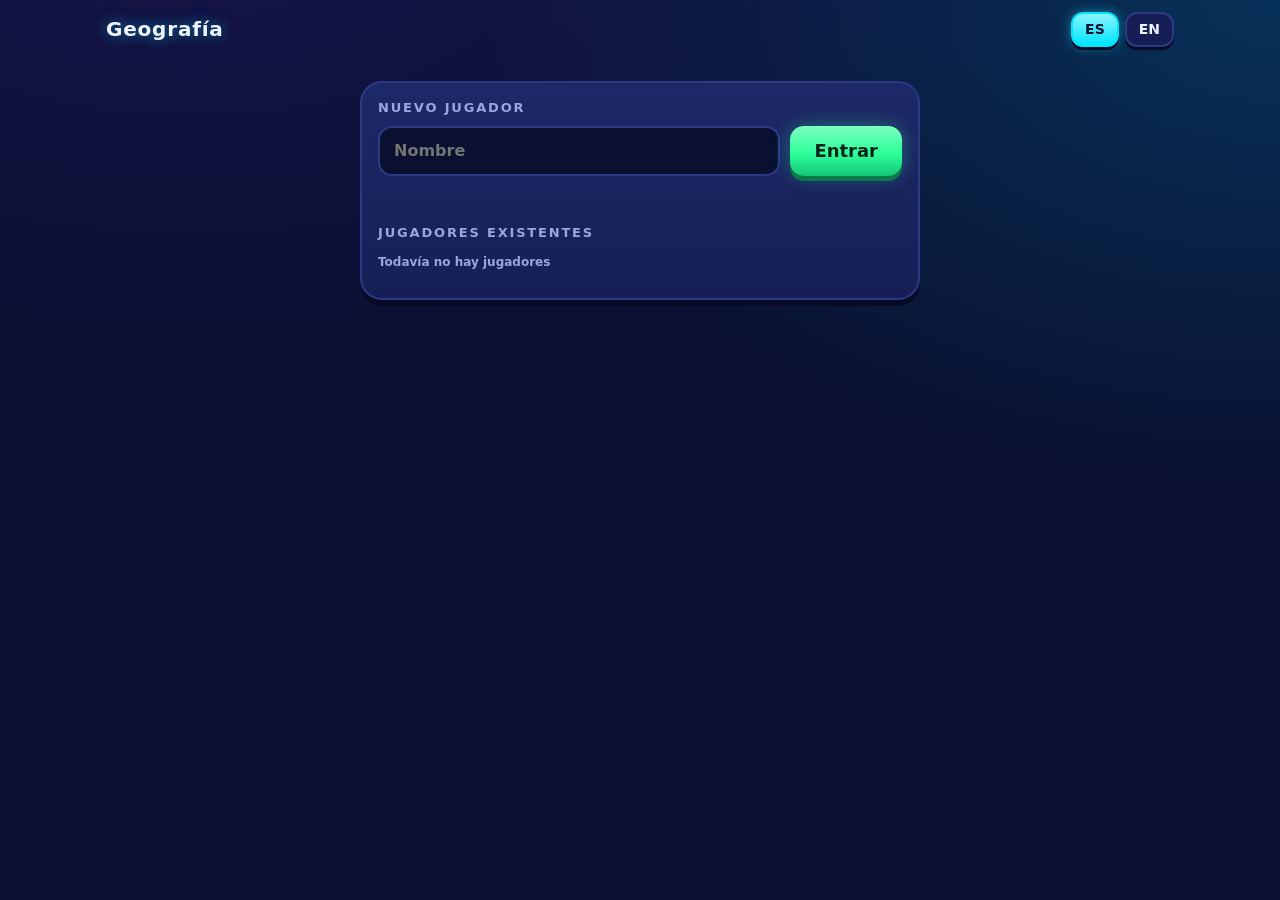
<file: index.html>
<!doctype html>
<html lang="es">
<head>
<meta charset="utf-8">
<meta name="viewport" content="width=device-width,initial-scale=1">
<meta name="color-scheme" content="dark">
<meta name="theme-color" content="#0a1030">
<title>Geografía</title>
<link rel="stylesheet" href="css/style.css">
<link rel="stylesheet" href="css/map.css">
</head>
<body>
<div class="edge" id="edge" aria-hidden="true"></div>
<canvas id="confetti" aria-hidden="true"></canvas>
<div id="splash" role="presentation">
  <h1 id="splash-title"></h1>
  <svg viewBox="0 0 300 260" aria-hidden="true">
    <g id="guy">
      <path d="M85 260 Q90 195 150 190 Q210 195 215 260Z" fill="#3b82d6" stroke="#2a2140" stroke-width="5" stroke-linejoin="round"/>
      <path d="M130 192 L150 215 L170 192" fill="#fff" stroke="#2a2140" stroke-width="4" stroke-linejoin="round"/>
      <ellipse cx="205" cy="190" rx="18" ry="14" fill="#ffd2a8" stroke="#2a2140" stroke-width="4"/>
      <ellipse cx="150" cy="130" rx="68" ry="66" fill="#ffd2a8" stroke="#2a2140" stroke-width="5"/>
      <path d="M88 105 Q100 52 150 62 Q205 54 212 108 Q185 82 150 88 Q115 84 88 105Z" fill="#6b3f1d" stroke="#2a2140" stroke-width="5" stroke-linejoin="round"/>
      <path d="M146 62 Q138 38 156 34" fill="none" stroke="#2a2140" stroke-width="5" stroke-linecap="round"/>
      <circle cx="82" cy="135" r="9" fill="#ffd2a8" stroke="#2a2140" stroke-width="4"/>
      <circle cx="218" cy="135" r="9" fill="#ffd2a8" stroke="#2a2140" stroke-width="4"/>
      <circle cx="122" cy="128" r="19" fill="#fff" stroke="#2a2140" stroke-width="4"/>
      <circle cx="180" cy="128" r="22" fill="#fff" stroke="#2a2140" stroke-width="4"/>
      <g id="pupils"><circle cx="124" cy="123" r="7" fill="#2a2140"/><circle cx="182" cy="122" r="8" fill="#2a2140"/></g>
      <path d="M100 102 L140 104" stroke="#2a2140" stroke-width="6" stroke-linecap="round"/>
      <path id="brow" d="M160 98 Q180 84 202 96" fill="none" stroke="#2a2140" stroke-width="6" stroke-linecap="round"/>
      <path d="M122 168 Q132 160 142 168 T164 168 T184 166" fill="none" stroke="#2a2140" stroke-width="5" stroke-linecap="round"/>
      <path id="sweat" d="M227 92 Q237 108 227 114 Q217 108 227 92Z" fill="#7cc4ff" stroke="#2a2140" stroke-width="3"/>
    </g>
    <g id="q">
      <path d="M120 38 Q118 4 150 4 Q184 4 182 34 Q181 52 160 64 Q148 72 150 88" fill="none" stroke="#2a2140" stroke-width="22" stroke-linecap="round"/>
      <path d="M120 38 Q118 4 150 4 Q184 4 182 34 Q181 52 160 64 Q148 72 150 88" fill="none" stroke="#f0a21a" stroke-width="12" stroke-linecap="round"/>
      <circle cx="150" cy="116" r="13" fill="#2a2140"/><circle cx="150" cy="116" r="7" fill="#f0a21a"/>
    </g>
  </svg>
  <div class="sbar"><i></i></div>
  <p class="skip" id="splash-skip"></p>
</div>

<header>
  <b id="title"></b>
  <div class="lang" role="group" id="lang-group">
    <button type="button" data-l="es" aria-label="Español">ES</button>
    <button type="button" data-l="en" aria-label="English">EN</button>
  </div>
</header>
<main id="main">
  <section id="s-player" class="hide"></section>
  <section id="s-menu" class="hide"></section>
  <section id="s-quiz" class="hide"></section>
  <section id="s-result" class="hide"></section>
  <section id="s-stats" class="hide"></section>
</main>

<script src="js/vendor/d3.min.js"></script>
<script src="js/vendor/topojson-client.min.js"></script>
<script src="data/bundle.js"></script>
<script src="js/i18n.js"></script>
<script src="js/store.js"></script>
<script src="js/stats.js"></script>
<script src="js/config.js"></script>
<script src="js/sync.js"></script>
<script src="js/quiz.js"></script>
<script src="js/map.js"></script>
<script src="js/app.js"></script>
</body>
</html>
</file>
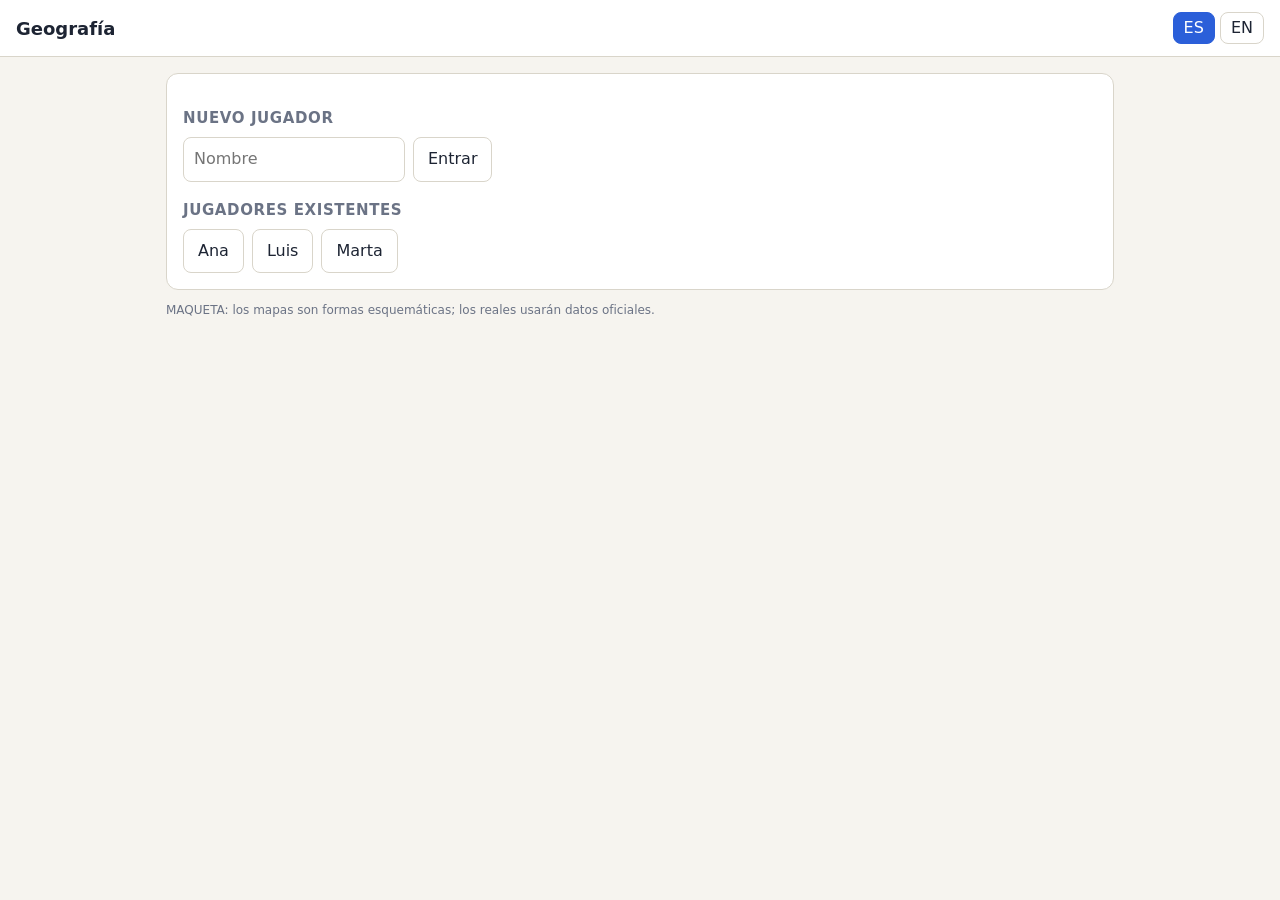
<file: mockup/layout.html>
<!doctype html>
<html lang="es">
<head>
<meta charset="utf-8">
<meta name="viewport" content="width=device-width,initial-scale=1">
<title>Geografía – layout mockup</title>
<style>
:root{--bg:#f6f4ef;--card:#fff;--ink:#1d2433;--mute:#6b7385;--line:#d9d5ca;--accent:#2b5fd9;
--sea:#dbe9f4;--land:#ece4d0;--bord:#a9a290;--target:#f0a21a;--ok:#2e9e5b;--bad:#d64545}
@media(prefers-color-scheme:dark){:root{--bg:#161a22;--card:#1f2430;--ink:#e8eaf0;--mute:#98a0b3;--line:#333b4d;--accent:#6c93ff;
--sea:#1d2f40;--land:#3a3a33;--bord:#6a675b}}
*{box-sizing:border-box}body{margin:0;font:16px/1.4 system-ui,sans-serif;background:var(--bg);color:var(--ink)}
header{display:flex;justify-content:space-between;align-items:center;padding:12px 16px;border-bottom:1px solid var(--line);background:var(--card)}
header b{font-size:18px}.lang button{padding:4px 10px}.lang .on{background:var(--accent);color:#fff;border-color:var(--accent)}
main{max-width:980px;margin:0 auto;padding:16px}
button{font:inherit;color:inherit;background:var(--card);border:1px solid var(--line);border-radius:8px;padding:10px 14px;cursor:pointer}
button:hover{border-color:var(--accent)}button.on{background:var(--accent);color:#fff;border-color:var(--accent)}
h2{margin:18px 0 8px;font-size:15px;color:var(--mute);text-transform:uppercase;letter-spacing:.04em}
.row{display:flex;flex-wrap:wrap;gap:8px}.card{background:var(--card);border:1px solid var(--line);border-radius:12px;padding:16px}
input{font:inherit;padding:10px;border:1px solid var(--line);border-radius:8px;background:var(--card);color:var(--ink)}
.quiz{display:grid;grid-template-columns:1fr 1fr;gap:16px}@media(max-width:700px){.quiz{grid-template-columns:1fr}}
.opt{display:block;width:100%;text-align:left;margin:6px 0}.opt.ok{background:var(--ok);color:#fff;border-color:var(--ok)}.opt.bad{background:var(--bad);color:#fff;border-color:var(--bad)}
.bar{height:8px;background:var(--line);border-radius:4px;overflow:hidden}.bar i{display:block;height:100%;background:var(--accent)}
svg.map{width:100%;height:auto;background:var(--sea);border-radius:10px;border:1px solid var(--line)}
svg.map path{fill:var(--land);stroke:var(--bord);stroke-width:1}svg.map .click{cursor:pointer}svg.map .click:hover{fill:var(--target)}
svg.map .t{fill:var(--target)}svg.map .g{fill:var(--ok)}svg.map .r{fill:var(--bad)}
.note{font-size:12px;color:var(--mute)}table{width:100%;border-collapse:collapse}td,th{padding:6px;border-bottom:1px solid var(--line);text-align:left}
.hide{display:none}.big{font-size:42px;font-weight:700}
</style>
</head>
<body>
<header><b id="title"></b><div class="lang"><button data-l="es" class="on">ES</button> <button data-l="en">EN</button></div></header>
<main>
<section id="s-player"></section>
<section id="s-menu" class="hide"></section>
<section id="s-quiz" class="hide"></section>
<section id="s-result" class="hide"></section>
<section id="s-stats" class="hide"></section>
<p class="note" id="note"></p>
</main>
<script>
const T={es:{title:"Geografía",new:"Nuevo jugador",name:"Nombre",enter:"Entrar",existing:"Jugadores existentes",hi:"Hola",stats:"Mis estadísticas",
spain:"España",world:"Mundo (países y capitales)",locate:"Situar en el mapa",n:"Nº de preguntas",prov:"Capitales de provincia",ccaa:"Comunidades autónomas",
eu:"Europa",am:"América",as:"Asia",oc:"Oceanía",af:"África",lprov:"Provincias",lccaa:"Comunidades",lpais:"Países",start:"Empezar",q:"Pregunta",
whatcap:"¿Cuál es la capital de Portugal?",where:"¿Dónde está Bolivia? Haz clic en el mapa",ok:"¡Correcto!",bad:"Incorrecto. Era Lisboa",next:"Siguiente",good:"aciertos",key:"(barra espaciadora)",
clicked:"Has hecho clic aquí",res:"Resultado",again:"Repetir",menu:"Menú",back:"Volver",rank:"Ranking por tema",topic:"Tema",pct:"% aciertos",games:"Partidas",
missed:"Más falladas",streak:"Racha actual",last:"Últimas partidas",note:"MAQUETA: los mapas son formas esquemáticas; los reales usarán datos oficiales."},
en:{title:"Geography",new:"New player",name:"Name",enter:"Enter",existing:"Existing players",hi:"Hi",stats:"My stats",
spain:"Spain",world:"World (countries and capitals)",locate:"Locate on the map",n:"Number of questions",prov:"Provincial capitals",ccaa:"Autonomous communities",
eu:"Europe",am:"Americas",as:"Asia",oc:"Oceania",af:"Africa",lprov:"Provinces",lccaa:"Communities",lpais:"Countries",start:"Start",q:"Question",
whatcap:"What is the capital of Portugal?",where:"Where is Bolivia? Click on the map",ok:"Correct!",bad:"Wrong. It was Lisbon",next:"Next",good:"correct",key:"(space bar)",
clicked:"You clicked here",res:"Result",again:"Play again",menu:"Menu",back:"Back",rank:"Ranking by topic",topic:"Topic",pct:"% correct",games:"Games",
missed:"Most missed",streak:"Current streak",last:"Last games",note:"MOCKUP: maps are schematic shapes; real ones will use official data."}};
let right=2,done=3,L="es",screen="player",player="Ana",mode="mc",cnt=10,sel="prov",qi=4,ans=null,clickedId=null;
const t=k=>T[L][k];
const $=id=>document.getElementById(id);
const map=(hl,wrong)=>`<svg class="map" viewBox="0 0 300 200">
<path class="${hl=="a"?"g":""}" d="M20 30 L110 20 L130 70 L90 110 L30 90Z"/>
<path class="${hl=="b"?"g":""}" d="M120 20 L210 30 L220 90 L150 100 L132 70Z"/>
<path class="${hl=="c"?"g":""}" d="M95 112 L150 104 L190 150 L130 185 L85 150Z"/>
<path class="${wrong=="d"?"r":""}" d="M225 40 L280 60 L270 130 L225 95Z"/>
${hl?'<circle cx="75" cy="62" r="5" fill="var(--ink)"/><text x="84" y="60" font-size="11" fill="var(--ink)">Lisboa</text>':""}</svg>`;
const locMap=()=>`<svg class="map" viewBox="0 0 300 200">
${[["a","M20 30 L110 20 L130 70 L90 110 L30 90Z"],["b","M120 20 L210 30 L220 90 L150 100 L132 70Z"],["c","M95 112 L150 104 L190 150 L130 185 L85 150Z"],["d","M225 40 L280 60 L270 130 L225 95Z"]]
.map(([i,d])=>`<path data-id="${i}" class="${ans==null?"click":""} ${ans!=null&&i=="c"?"g":""} ${ans!=null&&clickedId==i&&i!="c"?"r":""}" d="${d}"/>`).join("")}</svg>`;
function render(){
 $("title").textContent=t("title");$("note").textContent=t("note");
 document.querySelectorAll(".lang button").forEach(b=>b.classList.toggle("on",b.dataset.l==L));
 ["player","menu","quiz","result","stats"].forEach(s=>$("s-"+s).classList.toggle("hide",s!=screen));
 $("s-player").innerHTML=`<div class="card"><h2>${t("new")}</h2><div class="row"><input placeholder="${t("name")}"><button data-go="menu">${t("enter")}</button></div>
 <h2>${t("existing")}</h2><div class="row">${["Ana","Luis","Marta"].map(n=>`<button data-go="menu" data-p="${n}">${n}</button>`).join("")}</div></div>`;
 const chip=(k,g)=>`<button class="${sel==k?"on":""}" data-sel="${k}" data-mode="${g}">${t(k)}</button>`;
 $("s-menu").innerHTML=`<div class="row" style="justify-content:space-between;align-items:center"><b>${t("hi")}, ${player}</b><button data-go="stats">${t("stats")}</button></div>
 <h2>${t("spain")}</h2><div class="row">${chip("prov","mc")}${chip("ccaa","mc")}</div>
 <h2>${t("world")}</h2><div class="row">${["eu","am","as","oc","af"].map(k=>chip(k,"mc")).join("")}</div>
 <h2>${t("locate")}</h2><div class="row">${chip("lprov","loc")}${chip("lccaa","loc")}${["eu","am","as","oc","af"].map(k=>`<button class="${sel=="l"+k?"on":""}" data-sel="l${k}" data-mode="loc">${t("lpais")}: ${t(k)}</button>`).join("")}</div>
 <h2>${t("n")}</h2><div class="row">${[10,20,30].map(n=>`<button class="${cnt==n?"on":""}" data-n="${n}">${n}</button>`).join("")}</div>
 <p><button class="on" data-go="quiz">${t("start")}</button></p>`;
 const prog=`<div class="bar"><i style="width:${qi/cnt*100}%"></i></div><p class="note" style="display:flex;justify-content:space-between"><span>${t("q")} ${qi}/${cnt}</span><span>${done?Math.round(right/done*100):0} % ${t("good")}</span></p>`;
 if(mode=="mc"){
  const o=[["Madrid",0],["Lisboa",1],["Oporto",0],["Roma",0],["París",0]];
  $("s-quiz").innerHTML=`${prog}<div class="quiz"><div class="card"><h3>${t("whatcap")}</h3>${o.map(([x,c],i)=>`<button class="opt ${ans!=null?(c?"ok":ans==i?"bad":""):""}" data-a="${i}" ${ans!=null?"disabled":""}>${x}</button>`).join("")}
  ${ans!=null?`<p><b>${ans==1?t("ok"):t("bad")}</b></p><button class="on" data-go="${qi>=cnt?"result":"next"}">${t("next")} <small>${t("key")}</small></button>`:""}</div>
  <div class="card">${ans!=null?map("a"):'<p class="note">· · ·</p>'}</div></div>`;
 } else {
  $("s-quiz").innerHTML=`${prog}<div class="card"><h3>${t("where")}</h3>${locMap()}
  ${ans!=null?`<p><b>${ans==1?t("ok"):t("bad").replace("Lisboa","Bolivia").replace("Lisbon","Bolivia")}</b></p><button class="on" data-go="next">${t("next")} <small>${t("key")}</small></button>`:""}</div>`;
 }
 $("s-result").innerHTML=`<div class="card"><h2>${t("res")}</h2><div class="big">7/10 · 70 %</div><div class="row"><button class="on" data-go="quiz" data-reset="1">${t("again")}</button><button data-go="menu">${t("menu")}</button></div></div>`;
 const rows=[["prov",82,5],["ccaa",91,3],["eu",76,4],["lprov",58,2]];
 $("s-stats").innerHTML=`<div class="row" style="justify-content:space-between"><h2>${t("rank")}</h2><button data-go="menu">${t("back")}</button></div>
 <div class="card"><table><tr><th>${t("topic")}</th><th>${t("pct")}</th><th>${t("games")}</th></tr>${rows.map(r=>`<tr><td>${t(r[0])}</td><td>${r[1]} %</td><td>${r[2]}</td></tr>`).join("")}</table>
 <p><b>${t("streak")}:</b> 6 · <b>${t("missed")}:</b> Bolivia, Burkina Faso, Soria</p>
 <svg viewBox="0 0 300 80" class="map" style="background:none"><polyline points="10,60 70,50 130,40 190,35 250,20" fill="none" stroke="var(--accent)" stroke-width="3"/></svg></div>`;
}
document.addEventListener("click",e=>{
 const b=e.target.closest("[data-l],[data-go],[data-sel],[data-n],[data-a],path[data-id]");if(!b)return;
 if(b.dataset.l)L=b.dataset.l;
 if(b.dataset.p)player=b.dataset.p;
 if(b.dataset.sel){sel=b.dataset.sel;mode=b.dataset.mode}
 if(b.dataset.n)cnt=+b.dataset.n;
 if(b.dataset.a!=null){ans=+b.dataset.a;done++;if(ans==1)right++}
 if(b.dataset.id&&ans==null){clickedId=b.dataset.id;ans=b.dataset.id=="c"?1:0;done++;if(ans==1)right++}
 if(b.dataset.go){const g=b.dataset.go;if(g=="next"){qi++;ans=null;clickedId=null}else{if(g=="quiz"){if(b.dataset.reset){qi=1;right=0;done=0}else qi=4;ans=null;clickedId=null}screen=g}}
 render();
});
document.addEventListener("keydown",e=>{
 if(e.code!=="Space"||screen!=="quiz")return;
 const n=document.querySelector('#s-quiz button[data-go="next"],#s-quiz button[data-go="result"]');
 if(!n)return;
 e.preventDefault();if(document.activeElement)document.activeElement.blur();n.click();
});
render();
</script>
</body>
</html>
</file>
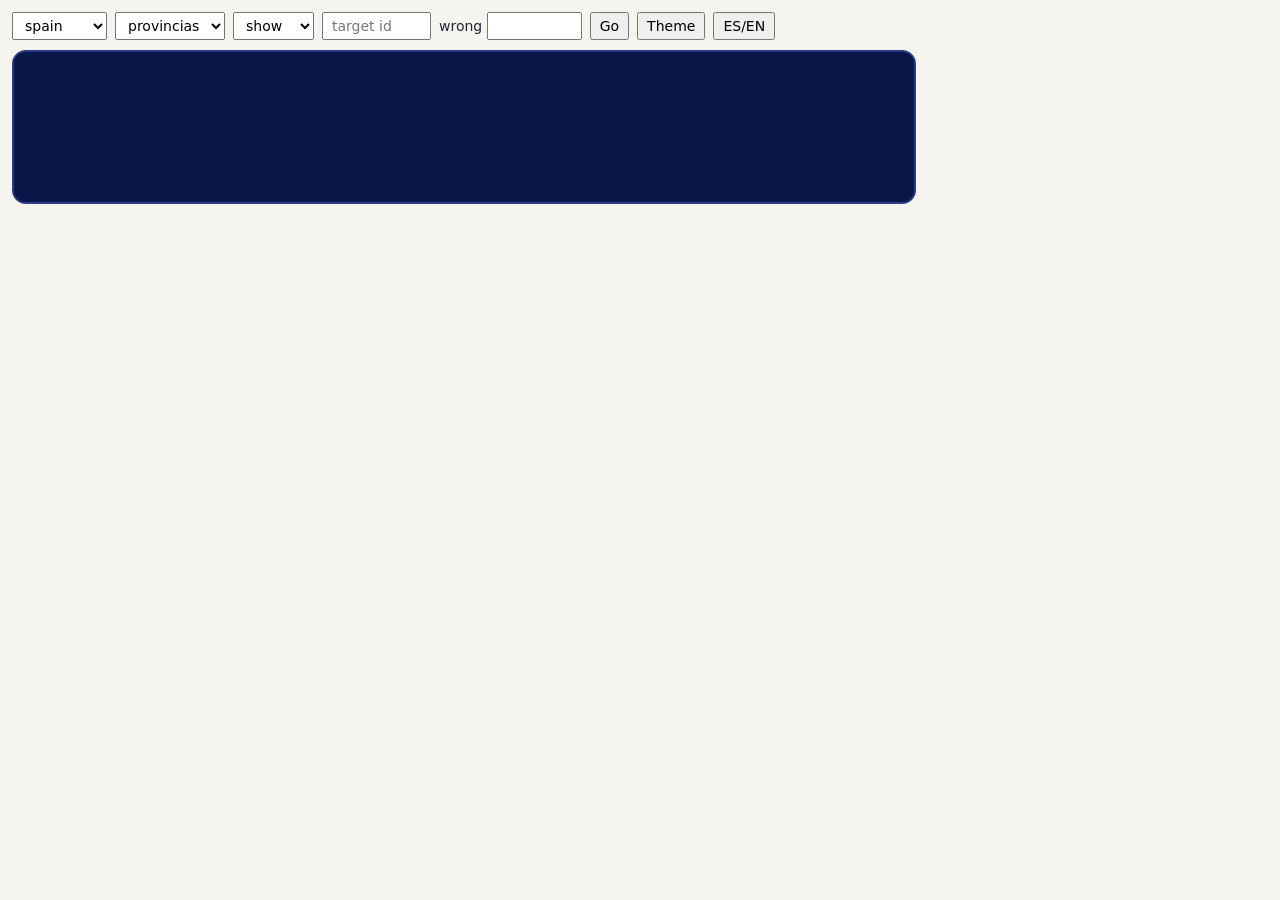
<file: mockup/maptest.html>
<!doctype html>
<html lang="es">
<head>
<meta charset="utf-8">
<meta name="viewport" content="width=device-width,initial-scale=1">
<title>GeoMap test</title>
<link rel="stylesheet" href="../css/map.css">
<style>
:root{--bg:#f6f4ef;--ink:#1d2433;--line:#d9d5ca}
:root[data-theme="dark"]{--bg:#161a22;--ink:#e8eaf0;--line:#333b4d}
@media(prefers-color-scheme:dark){:root:not([data-theme="light"]){--bg:#161a22;--ink:#e8eaf0;--line:#333b4d}}
body{margin:0;padding:12px;font:14px system-ui,sans-serif;background:var(--bg);color:var(--ink)}
.bar{display:flex;flex-wrap:wrap;gap:8px;margin-bottom:10px;align-items:center}
select,button,input{font:inherit;padding:4px 8px}
#wrap{max-width:var(--w,900px)}
#log{margin-top:8px;font-size:13px;min-height:1.4em}
</style>
</head>
<body>
<div class="bar">
  <select id="view"><option>spain</option><option>europa</option><option>america</option><option>asia</option><option>oceania</option><option>africa</option></select>
  <select id="layer"><option>provincias</option><option>ccaa</option><option>world</option></select>
  <select id="mode"><option>show</option><option>locate</option></select>
  <input id="target" placeholder="target id" size="8">
  <label>wrong <input id="clicked" size="6"></label>
  <button id="go">Go</button>
  <button id="theme">Theme</button>
  <button id="lang">ES/EN</button>
</div>
<div id="wrap"></div>
<div id="log"></div>
<script src="../js/vendor/d3.min.js"></script>
<script src="../js/vendor/topojson-client.min.js"></script>
<script src="../data/bundle.js"></script>
<script src="../js/map.js"></script>
<script>
const $ = id => document.getElementById(id);
let lang = 'es';
let map = GeoMap.create($('wrap'), { lang });
const CITIES = { '724': null };
function cityFor(layer, id) {
  const G = GeoData;
  if (layer === 'world') { const p = G.paises.find(x => x.iso_n3 === id); return p && { lat: p.capital_lat, lon: p.capital_lon, name: { es: p.capital_es, en: p.capital_en } }; }
  if (layer === 'provincias') { const p = G.provincias.find(x => x.id === id); return p && { lat: p.capital_lat, lon: p.capital_lon, name: { es: p.capital_es, en: p.capital_en } }; }
  return null;
}
function run(p) {
  const view = p.view, layer = p.layer || (view === 'spain' ? 'provincias' : 'world');
  $('view').value = view; $('layer').value = layer; $('mode').value = p.mode || 'show';
  $('target').value = p.target || ''; $('clicked').value = p.clicked || '';
  const city = p.city === false ? null : cityFor(layer, p.target);
  if (p.mode === 'locate') {
    map.locate({ view, layer, onPick: id => { $('log').textContent = 'picked ' + id; window.__picked = id; if (p.target) map.reveal({ targetId: p.target, clickedId: id }); } });
  } else {
    map.show({ view, layer, targetId: p.target, city, clickedId: p.clicked || null, correct: p.correct });
  }
}
$('go').onclick = () => run({ view: $('view').value, layer: $('layer').value, mode: $('mode').value, target: $('target').value, clicked: $('clicked').value });
$('theme').onclick = () => { const r = document.documentElement; r.dataset.theme = r.dataset.theme === 'dark' ? 'light' : 'dark'; };
$('lang').onclick = () => { lang = lang === 'es' ? 'en' : 'es'; map.setLang(lang); };
window.__run = run; window.__map = map;
const h = new URLSearchParams(location.hash.slice(1));
if (h.get('view')) { if (h.get('theme')) document.documentElement.dataset.theme = h.get('theme'); if (h.get('w')) document.documentElement.style.setProperty('--w', h.get('w') + 'px'); run(Object.fromEntries(h)); }
</script>
</body>
</html>
</file>
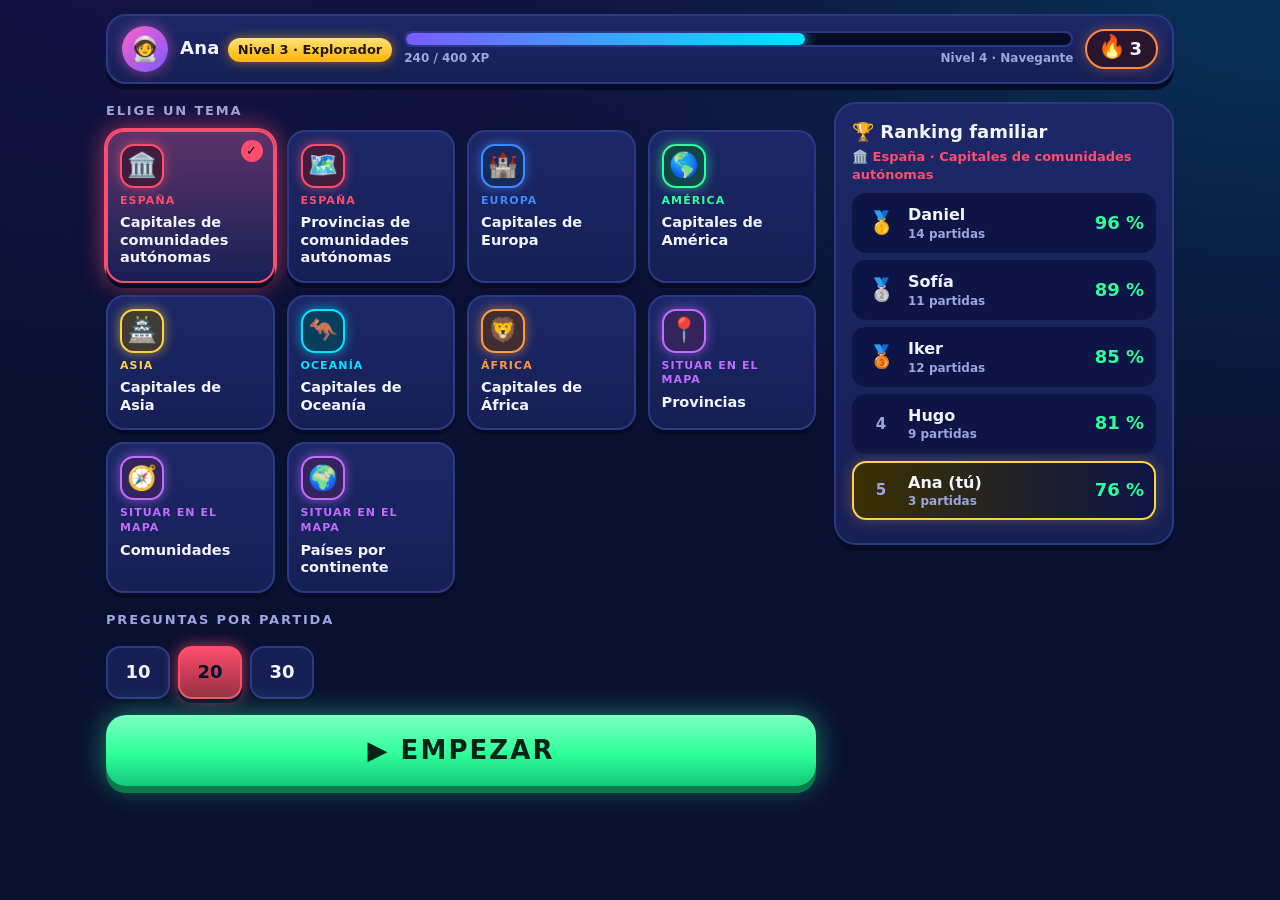
<file: mockup/style-a-arcade.html>
<!doctype html>
<html lang="es">
<head>
<meta charset="utf-8">
<meta name="viewport" content="width=device-width,initial-scale=1">
<title>Geografía – Estilo A Arcade</title>
<style>
:root{--bg:#0a1030;--bg2:#121a4a;--card:#161f55;--card2:#1d2868;--ink:#f1f4ff;--mute:#9aa6e0;--line:#2c3a85;
--ok:#2dff9a;--bad:#ff4d6d;--gold:#ffd23f;--acc:#00e5ff;
--font:"Arial Rounded MT Bold","Nunito","Varela Round",ui-rounded,"SF Pro Rounded",system-ui,"Segoe UI",sans-serif}
*{box-sizing:border-box}
html,body{margin:0}
body{font:600 16px/1.35 var(--font);color:var(--ink);min-height:100vh;
background:radial-gradient(900px 500px at 15% -10%,#2a1b7a55,transparent),radial-gradient(800px 500px at 100% 0,#00b7ff33,transparent),var(--bg);
background-attachment:fixed;overflow-x:hidden}
button{font:inherit;color:inherit;cursor:pointer;border:0}
.screen{display:none;max-width:1100px;margin:0 auto;padding:14px 16px 40px}
.screen.on{display:block}
/* header */
.top{display:flex;align-items:center;gap:12px;flex-wrap:wrap;padding:10px 14px;border-radius:20px;background:linear-gradient(180deg,var(--card2),var(--card));border:2px solid var(--line);box-shadow:0 6px 0 #070b26}
.avatar{width:46px;height:46px;border-radius:50%;display:grid;place-items:center;font-size:24px;background:linear-gradient(135deg,#ff5ecb,#7a5cff);box-shadow:0 0 14px #ff5ecb88}
.who{font-size:18px;font-weight:900;letter-spacing:.3px}
.lvl{display:inline-block;margin-left:8px;white-space:nowrap;padding:3px 10px;border-radius:99px;font-size:13px;font-weight:900;color:#241800;background:linear-gradient(180deg,#ffe27a,#ffb300);box-shadow:0 0 12px #ffb30088}
.xpwrap{flex:1;min-width:150px}
.xpbar{height:16px;border-radius:99px;background:#070b26;border:2px solid var(--line);overflow:hidden}
.xpfill{height:100%;width:0;border-radius:99px;background:linear-gradient(90deg,#7a5cff,#00e5ff);box-shadow:0 0 14px #00e5ff;transition:width .6s cubic-bezier(.2,.8,.2,1)}
.xplbl{font-size:12px;color:var(--mute);margin-top:3px;display:flex;justify-content:space-between}
.streak{display:flex;align-items:center;gap:6px;padding:6px 14px;border-radius:99px;background:#2a1530;border:2px solid #ff8a3d;font-weight:900;font-size:18px;box-shadow:0 0 14px #ff8a3d55}
.flame{display:inline-block;transition:transform .3s;transform-origin:50% 90%}
/* menu */
.layout{display:grid;grid-template-columns:1fr 340px;gap:18px;margin-top:18px;align-items:start}
h2{margin:18px 0 10px;font-size:13px;letter-spacing:.14em;text-transform:uppercase;color:var(--mute)}
.layout h2:first-child{margin-top:0}
.grid{display:grid;grid-template-columns:repeat(auto-fill,minmax(168px,1fr));gap:12px}
.tcard{--c:#00e5ff;text-align:left;padding:12px 12px 14px;border-radius:18px;background:linear-gradient(180deg,var(--card2),var(--card));border:2px solid var(--line);
box-shadow:0 5px 0 #070b26;position:relative;transition:transform .12s,box-shadow .12s,border-color .2s;min-height:112px;display:flex;flex-direction:column;gap:6px}
.tcard .ic{width:44px;height:44px;border-radius:14px;display:grid;place-items:center;font-size:24px;background:color-mix(in srgb,var(--c) 22%,#0a1030);border:2px solid var(--c);box-shadow:0 0 12px color-mix(in srgb,var(--c) 60%,transparent)}
.tcard .grp{font-size:11px;letter-spacing:.1em;text-transform:uppercase;color:var(--c);font-weight:900}
.tcard .nm{font-size:14.5px;line-height:1.2;font-weight:800}
.tcard:hover{transform:translateY(-2px)}
.tcard:active{transform:translateY(4px);box-shadow:0 1px 0 #070b26}
.tcard.sel{border-color:var(--c);box-shadow:0 5px 0 #070b26,0 0 0 2px var(--c),0 0 26px color-mix(in srgb,var(--c) 70%,transparent);background:linear-gradient(180deg,color-mix(in srgb,var(--c) 28%,var(--card2)),var(--card))}
.tcard.sel::after{content:"✓";position:absolute;top:8px;right:10px;width:22px;height:22px;border-radius:50%;background:var(--c);color:#06102e;display:grid;place-items:center;font-size:13px;font-weight:900}
.controls{display:flex;gap:14px;align-items:center;flex-wrap:wrap;margin-top:18px}
.seg{display:flex;gap:8px}
.seg button{min-width:64px;padding:12px 16px;border-radius:14px;background:var(--card);border:2px solid var(--line);font-size:18px;font-weight:900;box-shadow:0 4px 0 #070b26;transition:transform .1s,box-shadow .1s}
.seg button:active{transform:translateY(3px);box-shadow:0 1px 0 #070b26}
.seg button.on{background:linear-gradient(180deg,var(--acc),color-mix(in srgb,var(--acc) 60%,#000));color:#04122e;border-color:var(--acc);box-shadow:0 4px 0 #070b26,0 0 16px color-mix(in srgb,var(--acc) 70%,transparent)}
.big{width:100%;margin-top:16px;padding:18px;border-radius:20px;font-size:26px;font-weight:900;letter-spacing:.08em;color:#06231a;
background:linear-gradient(180deg,#7dffc0,var(--ok) 55%,#14c777);box-shadow:0 7px 0 #0b7a4b,0 0 30px #2dff9a77;transition:transform .08s,box-shadow .08s}
.big:hover{filter:brightness(1.08)}
.big:active,.big.pressed{transform:translateY(6px);box-shadow:0 1px 0 #0b7a4b,0 0 18px #2dff9a77}
.rank{padding:16px;border-radius:22px;background:linear-gradient(180deg,var(--card2),var(--card));border:2px solid var(--line);box-shadow:0 6px 0 #070b26;position:sticky;top:12px}
.rank h3{margin:0 0 4px;font-size:18px}
.rank .sub{font-size:13px;color:var(--c,var(--acc));font-weight:900;margin-bottom:10px}
.row{display:grid;grid-template-columns:34px 1fr auto;gap:10px;align-items:center;padding:9px 10px;border-radius:14px;background:#0d1546;margin-bottom:7px;border:2px solid transparent}
.row.me{border-color:var(--gold);background:linear-gradient(90deg,#3a3000,#0d1546);box-shadow:0 0 16px #ffd23f44}
.medal{font-size:22px;text-align:center}.pos{font-size:15px;text-align:center;color:var(--mute);font-weight:900}
.rn{font-weight:900}.rs{font-size:12px;color:var(--mute);font-weight:600}
.rp{font-size:18px;font-weight:900;color:var(--ok)}
.empty{padding:28px 10px;text-align:center;color:var(--mute)}.empty .e{font-size:42px;display:block;margin-bottom:6px}
/* question */
.qhead{display:flex;align-items:center;gap:10px;margin-top:6px}
.back{width:44px;height:44px;border-radius:14px;background:var(--card);border:2px solid var(--line);font-size:18px;box-shadow:0 4px 0 #070b26}
.back:active{transform:translateY(3px);box-shadow:none}
.pbar{height:18px;border-radius:99px;background:#070b26;border:2px solid var(--line);overflow:hidden;margin:12px 0 6px}
.pfill{height:100%;width:0;background:linear-gradient(90deg,#ff5ecb,#ffd23f);border-radius:99px;box-shadow:0 0 14px #ff5ecb;transition:width .4s}
.pinfo{display:flex;justify-content:space-between;font-weight:900;font-size:15px}
.qgrid{display:grid;grid-template-columns:1.1fr 1fr;gap:18px;margin-top:14px;align-items:start}
.mapcard{border-radius:22px;padding:12px;background:linear-gradient(180deg,var(--card2),var(--card));border:2px solid var(--line);box-shadow:0 6px 0 #070b26;position:relative}
.mapcard svg{width:100%;height:auto;display:block;border-radius:14px;background:#08133f}
.qtitle{font-size:22px;font-weight:900;margin:2px 0 12px;line-height:1.2}
.qtitle small{display:block;font-size:12px;letter-spacing:.14em;text-transform:uppercase;color:var(--c);margin-bottom:4px}
.ans{display:block;width:100%;text-align:left;padding:14px 16px;margin-bottom:10px;border-radius:16px;font-size:18px;font-weight:800;background:linear-gradient(180deg,var(--card2),var(--card));border:2px solid var(--line);box-shadow:0 5px 0 #070b26;transition:transform .08s,box-shadow .08s,border-color .15s;display:flex;gap:12px;align-items:center}
.ans b{width:30px;height:30px;border-radius:10px;background:#0a1030;border:2px solid var(--c);color:var(--c);display:grid;place-items:center;font-size:14px;flex:none}
.ans:hover:not(:disabled){border-color:var(--c);transform:translateY(-1px)}
.ans:active:not(:disabled){transform:translateY(4px);box-shadow:0 1px 0 #070b26}
.ans:disabled{cursor:default}
.ans.ok{background:linear-gradient(180deg,#1fd887,#0e8f57);color:#02210f;border-color:var(--ok);box-shadow:0 5px 0 #086a3d,0 0 28px #2dff9a99;animation:pop .45s}
.ans.ok b{background:#eafff5;color:#0e8f57;border-color:#eafff5}
.ans.bad{background:linear-gradient(180deg,#ff6b86,#c42547);color:#fff;border-color:var(--bad);box-shadow:0 5px 0 #7d1229;animation:shake .45s}
.ans.bad b{background:#fff;color:#c42547;border-color:#fff}
.ans.dim{opacity:.55}
@keyframes pop{0%{transform:scale(1)}40%{transform:scale(1.07)}100%{transform:scale(1)}}
@keyframes shake{0%,100%{transform:translateX(0)}20%{transform:translateX(-9px)}40%{transform:translateX(8px)}60%{transform:translateX(-6px)}80%{transform:translateX(4px)}}
.msg{min-height:44px;margin:6px 0;font-size:22px;font-weight:900;display:flex;align-items:center;gap:10px}
.msg.ok{color:var(--ok);text-shadow:0 0 14px #2dff9a88}.msg.bad{color:#ff8fa3}
.next{margin-top:6px;padding:14px 22px;border-radius:16px;font-size:18px;font-weight:900;color:#04122e;background:linear-gradient(180deg,#8af3ff,var(--acc));box-shadow:0 5px 0 #007c8f,0 0 18px #00e5ff66;visibility:hidden}
.next.show{visibility:visible}.next:active{transform:translateY(4px);box-shadow:0 1px 0 #007c8f}
.next kbd{background:#04122e33;border-radius:6px;padding:1px 7px;margin-left:6px;font:inherit;font-size:13px}
.edge{position:fixed;inset:0;pointer-events:none;opacity:0;z-index:50}
.edge.ok{box-shadow:inset 0 0 90px 22px #2dff9a}.edge.bad{box-shadow:inset 0 0 90px 22px #ff4d6d}
.edge.go{animation:edge .7s ease-out}
@keyframes edge{0%{opacity:.0}15%{opacity:.75}100%{opacity:0}}
.float{position:fixed;z-index:60;pointer-events:none;font-size:30px;font-weight:900;color:var(--gold);text-shadow:0 0 14px #ffd23f,0 3px 0 #5a4500;animation:floatup 1.1s ease-out forwards}
@keyframes floatup{0%{opacity:0;transform:translate(-50%,10px) scale(.6)}20%{opacity:1;transform:translate(-50%,-10px) scale(1.15)}100%{opacity:0;transform:translate(-50%,-90px) scale(1)}}
#confetti{position:fixed;inset:0;width:100%;height:100%;pointer-events:none;z-index:70}
/* result */
.res{text-align:center;padding-top:30px}
.stars{font-size:64px;letter-spacing:6px;margin:10px 0}
.stars span{display:inline-block;filter:grayscale(1) brightness(.4)}
.stars span.on{filter:drop-shadow(0 0 16px #ffd23f);animation:starin .5s backwards}
@keyframes starin{from{transform:scale(0) rotate(-90deg)}to{transform:scale(1) rotate(0)}}
.score{font-size:96px;line-height:1;font-weight:900;background:linear-gradient(180deg,#fff,#8af3ff 50%,#7a5cff);-webkit-background-clip:text;background-clip:text;color:transparent;filter:drop-shadow(0 0 22px #00e5ff88)}
.rtxt{font-size:22px;margin:8px 0}
.chips{display:flex;gap:10px;justify-content:center;flex-wrap:wrap;margin:16px 0}
.chip{padding:10px 18px;border-radius:99px;background:var(--card);border:2px solid var(--line);font-weight:900}
.rbtns{display:flex;gap:12px;justify-content:center;flex-wrap:wrap;max-width:520px;margin:20px auto 0}
.rbtns .big{margin:0;flex:1;min-width:200px;font-size:20px}
.rbtns .sec{flex:1;min-width:200px;padding:16px;border-radius:20px;font-size:20px;font-weight:900;background:var(--card);border:2px solid var(--line);box-shadow:0 6px 0 #070b26}
.rbtns .sec:active{transform:translateY(5px);box-shadow:none}
button:focus-visible{outline:3px solid #fff;outline-offset:3px}
@media(max-width:860px){.layout{grid-template-columns:1fr}.rank{position:static}.qgrid{grid-template-columns:1fr}}
@media(max-width:480px){.screen{padding:10px 12px 30px}.grid{grid-template-columns:repeat(2,1fr);gap:10px}.tcard{min-height:104px}.tcard .nm{font-size:13.5px}
.score{font-size:76px}.stars{font-size:52px}.big{font-size:22px}.who{font-size:16px;display:block}.lvl{margin:4px 0 0 0}.mapcard svg{max-height:190px}.ans{font-size:16px}.qtitle{font-size:19px}.msg{font-size:19px}}
@media(prefers-reduced-motion:reduce){*,*::before,*::after{animation:none!important;transition:none!important}.edge.go{opacity:.0}.float{animation:none!important;opacity:1;transform:translate(-50%,-40px)}}
</style>
</head>
<body>
<div class="edge" id="edge"></div>
<canvas id="confetti"></canvas>

<!-- MENU -->
<section class="screen on" id="s-menu">
  <div class="top">
    <div class="avatar">🧑‍🚀</div>
    <div><span class="who">Ana</span><span class="lvl" data-lvl>Nivel 3 · Explorador</span></div>
    <div class="xpwrap"><div class="xpbar"><div class="xpfill" data-xp></div></div><div class="xplbl"><span data-xptxt>240 / 400 XP</span><span>Nivel 4 · Navegante</span></div></div>
    <div class="streak"><span class="flame" data-flame>🔥</span><span data-streak>3</span></div>
  </div>
  <div class="layout">
    <div>
      <div id="groups"></div>
      <h2>Preguntas por partida</h2>
      <div class="controls">
        <div class="seg" id="nsel"><button data-n="10">10</button><button data-n="20" class="on">20</button><button data-n="30">30</button></div>
      </div>
      <button class="big" id="start">▶ EMPEZAR</button>
    </div>
    <aside class="rank" id="rank"></aside>
  </div>
</section>

<!-- QUESTION -->
<section class="screen" id="s-q">
  <div class="top">
    <button class="back" id="quit" aria-label="Salir">✕</button>
    <div><span class="who">Ana</span><span class="lvl" data-lvl>Nivel 3 · Explorador</span></div>
    <div class="xpwrap"><div class="xpbar"><div class="xpfill" data-xp></div></div><div class="xplbl"><span data-xptxt></span><span></span></div></div>
    <div class="streak"><span class="flame" data-flame>🔥</span><span data-streak>3</span></div>
  </div>
  <div class="pbar"><div class="pfill" id="pfill"></div></div>
  <div class="pinfo"><span id="pn">Pregunta 1/20</span><span id="pp">0 % aciertos</span></div>
  <div class="qgrid">
    <div class="mapcard">
      <svg viewBox="0 0 400 300" role="img" aria-label="Mapa esquemático">
        <defs><pattern id="g" width="25" height="25" patternUnits="userSpaceOnUse"><path d="M25 0H0V25" fill="none" stroke="#14235f" stroke-width="1"/></pattern></defs>
        <rect width="400" height="300" fill="url(#g)"/>
        <path d="M70 90 L150 60 L240 70 L330 110 L350 190 L290 240 L190 250 L110 220 L60 160Z" fill="#1b2f78" stroke="#4d6dff" stroke-width="2"/>
        <path d="M150 60 L200 150 L110 220M200 150 L290 240M240 70 L200 150M200 150 L350 190" fill="none" stroke="#4d6dff88" stroke-width="1.5"/>
        <circle cx="200" cy="150" r="9" id="pin" fill="#ffd23f"/><circle cx="200" cy="150" r="20" fill="none" stroke="#ffd23f" stroke-width="2" opacity=".6"/>
        <text x="200" y="285" fill="#6f83d8" font-size="12" text-anchor="middle" font-family="sans-serif">mapa esquemático (placeholder)</text>
      </svg>
    </div>
    <div>
      <div class="qtitle"><small id="qgrp"></small><span id="qtxt"></span></div>
      <div id="answers"></div>
      <div class="msg" id="msg"></div>
      <button class="next" id="next">Siguiente <kbd>Espacio</kbd></button>
    </div>
  </div>
</section>

<!-- RESULT -->
<section class="screen" id="s-r">
  <div class="res">
    <div class="rtxt" id="rtitle"></div>
    <div class="stars" id="stars"></div>
    <div class="score" id="rscore"></div>
    <div class="rtxt" id="rsub"></div>
    <div class="chips"><span class="chip" id="rxp"></span><span class="chip" id="rstreak"></span></div>
    <div class="rbtns"><button class="big" id="again">↻ OTRA VEZ</button><button class="sec" id="tomenu">Menú</button></div>
  </div>
</section>

<script>
const GROUPS=[
 {id:'es',name:'España',color:'#ff4d6d',items:[['🏛️','Capitales de comunidades autónomas'],['🗺️','Provincias de comunidades autónomas']]},
 {id:'eu',name:'Europa',color:'#3d8bff',items:[['🏰','Capitales de Europa']]},
 {id:'am',name:'América',color:'#2dff9a',items:[['🌎','Capitales de América']]},
 {id:'as',name:'Asia',color:'#ffd23f',items:[['🏯','Capitales de Asia']]},
 {id:'oc',name:'Oceanía',color:'#00e5ff',items:[['🦘','Capitales de Oceanía']]},
 {id:'af',name:'África',color:'#ff9a3d',items:[['🦁','Capitales de África']]},
 {id:'mp',name:'Situar en el mapa',color:'#c46bff',items:[['📍','Provincias'],['🧭','Comunidades'],['🌍','Países por continente']]}
];
const TOPICS=[];GROUPS.forEach(g=>g.items.forEach(([ic,nm])=>TOPICS.push({g,ic,nm,id:TOPICS.length})));
const NAMES=['Lucía','Mateo','Sofía','Hugo','Valeria','Daniel','Paula','Álex','Martina','Pablo','Carla','Iker'];
function fakeRank(t){
  if(t.id===6)return[]; // vacío: Comunidades (situar)
  let s=t.id*7+3,r=()=>(s=(s*9301+49297)%233280)/233280;
  const pool=NAMES.slice().sort(()=>r()-.5).slice(0,4);
  const list=pool.map((n,i)=>({n,p:Math.round(96-i*5-r()*4),g:Math.round(4+r()*14)}));
  list.push({n:'Ana',p:Math.round(70+r()*20),g:Math.round(3+r()*8),me:1});
  return list.sort((a,b)=>b.p-a.p).slice(0,5);
}
const $=s=>document.querySelector(s),$$=s=>[...document.querySelectorAll(s)];
const reduce=matchMedia('(prefers-reduced-motion: reduce)').matches;
const st={topic:0,n:20,i:0,ok:0,xp:240,streak:3,answered:false,sess:0,cur:null};

function show(id){$$('.screen').forEach(s=>s.classList.toggle('on',s.id===id));window.scrollTo(0,0)}
function hud(){
  $$('[data-xp]').forEach(e=>e.style.width=(st.xp%400)/4+'%');
  $$('[data-xptxt]').forEach(e=>e.textContent=(st.xp%400)+' / 400 XP');
  $$('[data-streak]').forEach(e=>e.textContent=st.streak);
  $$('[data-flame]').forEach(e=>e.style.transform='scale('+Math.min(1+st.streak*0.08,1.9)+')');
}
function setAccent(t){document.documentElement.style.setProperty('--acc',t.g.color);document.documentElement.style.setProperty('--c',t.g.color)}
function buildMenu(){
  $('#groups').innerHTML='<h2>Elige un tema</h2><div class="grid">'+TOPICS.map(t=>`<button class="tcard" data-t="${t.id}" style="--c:${t.g.color}"><span class="ic">${t.ic}</span><span class="grp">${t.g.name}</span><span class="nm">${t.nm}</span></button>`).join('')+'</div>';
  $$('.tcard').forEach(b=>b.onclick=()=>pick(+b.dataset.t));
  pick(st.topic);
}
const MED=['🥇','🥈','🥉'];
function pick(id){
  st.topic=id;const t=TOPICS[id];setAccent(t);
  $$('.tcard').forEach(b=>b.classList.toggle('sel',+b.dataset.t===id));
  const L=fakeRank(t),rk=$('#rank');rk.style.setProperty('--c',t.g.color);
  rk.innerHTML=`<h3>🏆 Ranking familiar</h3><div class="sub">${t.ic} ${t.g.name} · ${t.nm}</div>`+
   (L.length?L.map((r,i)=>`<div class="row${r.me?' me':''}"><div class="${i<3?'medal':'pos'}">${i<3?MED[i]:i+1}</div><div><div class="rn">${r.n}${r.me?' (tú)':''}</div><div class="rs">${r.g} partidas</div></div><div class="rp">${r.p} %</div></div>`).join('')
   :`<div class="empty"><span class="e">🌱</span>Sin partidas todavía.<br>¡Sé el primero en el ranking!</div>`);
}
$('#nsel').onclick=e=>{const b=e.target.closest('button');if(!b)return;st.n=+b.dataset.n;$$('#nsel button').forEach(x=>x.classList.toggle('on',x===b))};

/* questions (fake) */
const POOL=[['Cataluña','Barcelona',['Girona','Tarragona','Lleida','Reus']],['Aragón','Zaragoza',['Huesca','Teruel','Calatayud','Jaca']],['Galicia','Santiago de Compostela',['Vigo','A Coruña','Lugo','Ourense']],['Andalucía','Sevilla',['Málaga','Granada','Córdoba','Cádiz']],['Castilla y León','Valladolid',['Burgos','León','Salamanca','Segovia']],['Asturias','Oviedo',['Gijón','Avilés','Llanes','Mieres']]];
function qNew(){
  const p=POOL[st.i%POOL.length],opts=[p[1],...p[2]].sort(()=>Math.random()-.5);
  st.cur={q:`¿Cuál es la capital de ${p[0]}?`,right:p[1],opts};
}
function renderQ(){
  const t=TOPICS[st.topic];qNew();st.answered=false;
  $('#qgrp').textContent=t.ic+' '+t.g.name;$('#qtxt').textContent=st.cur.q;
  $('#answers').innerHTML=st.cur.opts.map((o,i)=>`<button class="ans" data-o="${o}"><b>${i+1}</b>${o}</button>`).join('');
  $$('.ans').forEach(b=>b.onclick=()=>answer(b));
  $('#msg').textContent='';$('#msg').className='msg';$('#next').classList.remove('show');
  $('#pn').textContent=`Pregunta ${st.i+1}/${st.n}`;
  $('#pfill').style.width=(st.i/st.n*100)+'%';
  const done=st.i;$('#pp').textContent=(done?Math.round(st.ok/done*100):0)+' % aciertos';
}
const GOOD=['¡Genial!','¡Imparable!','¡Crack!','¡Eso es!','¡Brutal!','¡Mapa en la cabeza!'];
function flash(k){const e=$('#edge');e.className='edge '+k;void e.offsetWidth;if(!reduce)e.classList.add('go')}
function answer(b){
  if(st.answered)return;st.answered=true;
  const good=b.dataset.o===st.cur.right,m=$('#msg');
  $$('.ans').forEach(x=>{x.disabled=true;if(x!==b&&!(x.dataset.o===st.cur.right&&!good))x.classList.add('dim')});
  if(good){
    st.ok++;st.streak++;st.xp+=10;st.sess+=10;b.classList.add('ok');flash('ok');
    m.className='msg ok';m.textContent='✨ '+(st.streak>=5&&Math.random()<.5?'¡Imparable! Racha de '+st.streak:GOOD[Math.floor(Math.random()*GOOD.length)]);
    const r=b.getBoundingClientRect(),f=document.createElement('div');f.className='float';f.textContent='+10 XP';
    f.style.left=(r.left+r.width/2)+'px';f.style.top=(r.top)+'px';document.body.appendChild(f);setTimeout(()=>f.remove(),1200);
    if(!reduce)confetti(r.left+r.width/2,r.top+r.height/2,60);
  }else{
    st.streak=0;b.classList.add('bad');flash('bad');
    $$('.ans').forEach(x=>{if(x.dataset.o===st.cur.right){x.classList.remove('dim');x.classList.add('ok');x.style.animation='none'}});
    m.className='msg bad';m.textContent='Casi… era '+st.cur.right;
  }
  hud();
  $('#pp').textContent=Math.round(st.ok/(st.i+1)*100)+' % aciertos';
  $('#pfill').style.width=((st.i+1)/st.n*100)+'%';
  $('#next').classList.add('show');
}
function next(){
  if(!st.answered)return;st.i++;
  if(st.i>=st.n)return result();renderQ();
}
function result(){
  const pc=Math.round(st.ok/st.n*100),stars=pc>=90?3:pc>=70?2:pc>=40?1:0;
  $('#rtitle').textContent=pc>=70?'¡Misión cumplida!':'¡Sigue entrenando!';
  $('#stars').innerHTML=[0,1,2].map(i=>`<span class="${i<stars?'on':''}" style="animation-delay:${i*.25}s">⭐</span>`).join('');
  $('#rscore').textContent=st.ok+'/'+st.n;
  $('#rsub').textContent=pc+' % de aciertos';
  $('#rxp').textContent='⚡ +'+st.sess+' XP';$('#rstreak').textContent='🔥 Racha '+st.streak;
  show('s-r');
  if(pc>=70&&!reduce){const w=innerWidth;confetti(w*.25,innerHeight*.3,80);setTimeout(()=>confetti(w*.75,innerHeight*.3,80),350);setTimeout(()=>confetti(w*.5,innerHeight*.2,90),700)}
}
function startGame(){st.i=0;st.ok=0;st.sess=0;show('s-q');renderQ();hud()}
$('#start').onclick=startGame;$('#again').onclick=startGame;
$('#tomenu').onclick=$('#quit').onclick=()=>{show('s-menu');hud()};
$('#next').onclick=next;
addEventListener('keydown',e=>{
  if($('#s-q').classList.contains('on')){
    if(e.code==='Space'){e.preventDefault();next()}
    else if(/^[1-5]$/.test(e.key)){const b=$$('.ans')[+e.key-1];b&&answer(b)}
  }else if($('#s-menu').classList.contains('on')&&e.code==='Space'&&document.activeElement.tagName!=='BUTTON'){e.preventDefault();startGame()}
});

/* confetti */
const cv=$('#confetti'),cx=cv.getContext('2d');let parts=[],raf=0;
function fit(){cv.width=innerWidth;cv.height=innerHeight}addEventListener('resize',fit);fit();
const COL=['#2dff9a','#ffd23f','#ff5ecb','#00e5ff','#7a5cff','#ff9a3d'];
function confetti(x,y,n){
  for(let i=0;i<n;i++){const a=Math.random()*Math.PI*2,s=4+Math.random()*9;
    parts.push({x,y,vx:Math.cos(a)*s,vy:Math.sin(a)*s-5,w:6+Math.random()*7,h:4+Math.random()*6,r:Math.random()*6,vr:(Math.random()-.5)*.4,c:COL[i%COL.length],life:0})}
  if(!raf)raf=requestAnimationFrame(tick);
}
function tick(){
  cx.clearRect(0,0,cv.width,cv.height);
  parts=parts.filter(p=>p.life<110&&p.y<cv.height+20);
  parts.forEach(p=>{p.life++;p.vy+=.28;p.vx*=.985;p.x+=p.vx;p.y+=p.vy;p.r+=p.vr;
    cx.save();cx.globalAlpha=Math.min(1,(110-p.life)/30);cx.translate(p.x,p.y);cx.rotate(p.r);cx.fillStyle=p.c;cx.fillRect(-p.w/2,-p.h/2,p.w,p.h);cx.restore()});
  raf=parts.length?requestAnimationFrame(tick):0;
}
buildMenu();hud();
window.__st=st;window.__answer=answer;window.__renderQ=renderQ;window.__result=result;window.__show=show;window.__pick=pick;
</script>
</body>
</html>
</file>
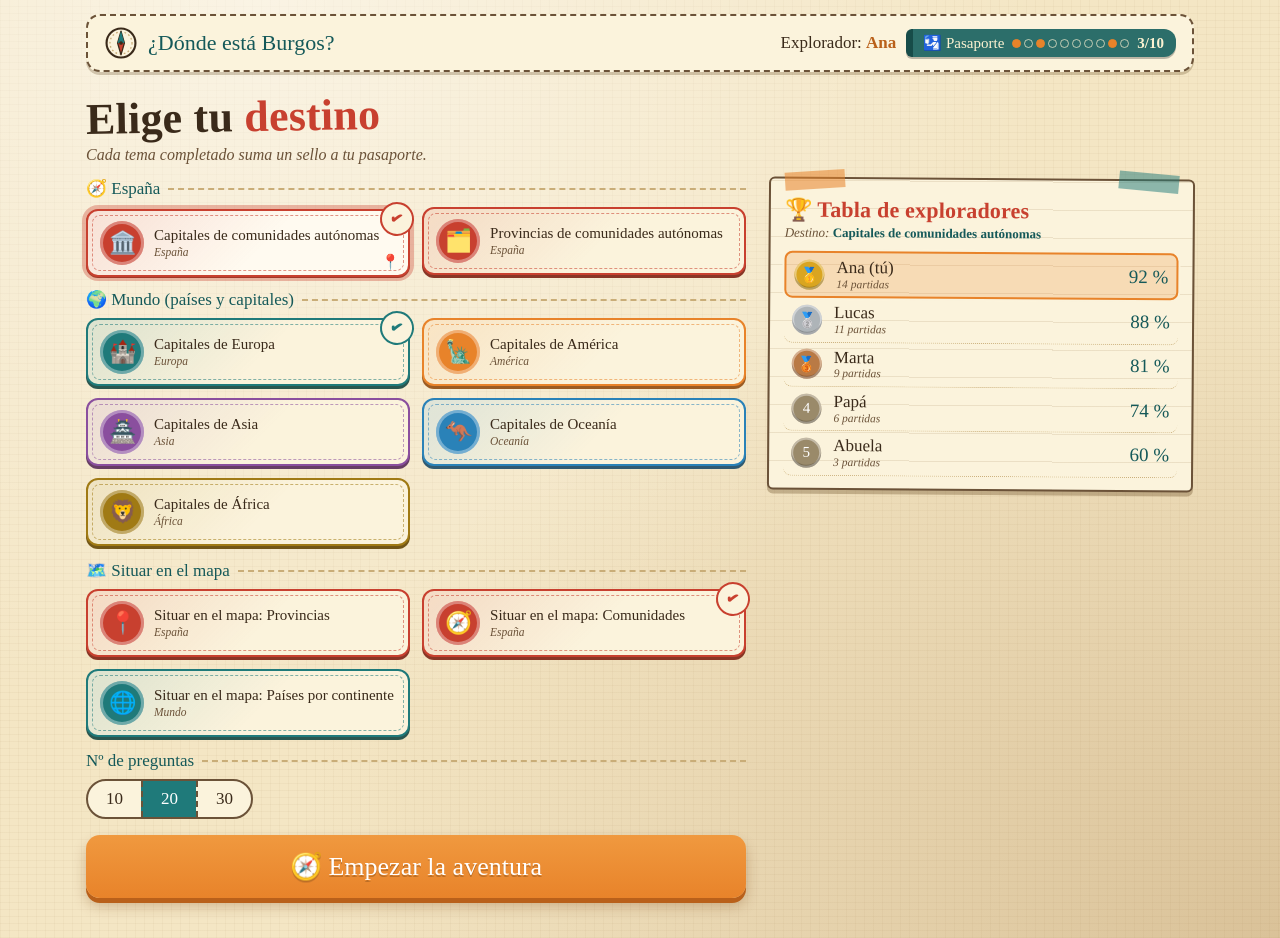
<file: mockup/style-b-explorer.html>
<!doctype html>
<html lang="es">
<head>
<meta charset="utf-8">
<meta name="viewport" content="width=device-width,initial-scale=1">
<title>¿Dónde está Burgos? · Estilo B Explorador</title>
<style>
:root{
  --paper:#f4e6c4; --paper2:#ecd8a8; --paper3:#fbf3dc; --ink:#3a2a1a; --ink2:#6b5238;
  --teal:#1f7a7a; --teal-d:#155959; --orange:#e8832a; --orange-d:#b9601a; --red:#c8402f; --green:#3e9b5a;
  --gold:#d9a521; --silver:#aeb4b8; --bronze:#b97a45;
  --line:#c9ad78;
  --hand:"Segoe Print","Bradley Hand","Marker Felt","Chalkboard SE","Comic Sans MS","Comic Neue",cursive;
  --serif:Georgia,"Palatino Linotype",Palatino,serif;
}
*{box-sizing:border-box}
html,body{margin:0}
body{
  font-family:var(--serif);color:var(--ink);min-height:100vh;
  background:
    radial-gradient(ellipse at 20% 0%,rgba(255,255,255,.55),transparent 55%),
    radial-gradient(ellipse at 100% 100%,rgba(150,100,40,.28),transparent 55%),
    repeating-linear-gradient(0deg,rgba(120,80,30,.045) 0 1px,transparent 1px 7px),
    repeating-linear-gradient(90deg,rgba(120,80,30,.04) 0 1px,transparent 1px 9px),
    var(--paper);
}
h1,h2,h3,.hand{font-family:var(--hand);font-weight:700;letter-spacing:.2px}
button{font:inherit;color:inherit;cursor:pointer}
.wrap{max-width:1140px;margin:0 auto;padding:14px 16px 40px}
.screen{display:none}.screen.on{display:block}

/* header */
header.top{display:flex;align-items:center;justify-content:space-between;gap:12px;flex-wrap:wrap;
  padding:10px 16px;border:2px dashed var(--ink2);border-radius:14px;background:var(--paper3);
  box-shadow:0 3px 0 rgba(90,60,20,.25)}
.brand{display:flex;align-items:center;gap:10px;font-family:var(--hand);font-size:22px;color:var(--teal-d)}
.brand svg{width:34px;height:34px;flex:none}
.pass{display:flex;align-items:center;gap:10px}
.pass .who{font-family:var(--hand);font-size:17px}
.pass .who b{color:var(--orange-d)}
.passport{display:flex;align-items:center;gap:8px;background:#2c6e6a;color:#fdf3d2;border-radius:6px 12px 12px 6px;
  padding:5px 12px 5px 10px;border-left:7px solid #174c49;font-family:var(--hand);font-size:15px;box-shadow:0 2px 0 rgba(0,0,0,.25)}
.passport .dots{display:flex;gap:3px}
.passport .dots i{width:9px;height:9px;border-radius:50%;border:1.5px solid #fdf3d2;opacity:.7}
.passport .dots i.f{background:var(--orange);border-color:var(--orange);opacity:1}

/* menu */
.hero{margin:22px 0 14px;display:flex;align-items:flex-end;gap:14px;justify-content:space-between;flex-wrap:wrap}
.hero h1{margin:0;font-size:clamp(28px,5vw,44px);line-height:1.05;color:var(--ink);transform:rotate(-1deg)}
.hero h1 span{color:var(--red)}
.hero p{margin:6px 0 0;color:var(--ink2);font-style:italic}
.cols{display:grid;grid-template-columns:minmax(0,1.55fr) minmax(0,1fr);gap:22px;align-items:start}
.sect{font-family:var(--hand);font-size:17px;color:var(--teal-d);margin:14px 0 8px;display:flex;align-items:center;gap:8px}
.sect::after{content:"";flex:1;border-top:2px dashed var(--line)}
.sect:first-child{margin-top:0}
.cards{display:grid;grid-template-columns:repeat(2,minmax(0,1fr));gap:12px}
.card{position:relative;text-align:left;border:2px solid var(--c);background:var(--paper3);border-radius:12px;padding:10px 12px 10px 12px;
  display:flex;gap:10px;align-items:center;min-height:68px;
  background-image:linear-gradient(135deg,color-mix(in srgb,var(--c) 14%,transparent),transparent 55%);
  box-shadow:0 3px 0 color-mix(in srgb,var(--c) 55%,#3a2a1a);transition:transform .15s,box-shadow .15s}
.card::before{content:"";position:absolute;inset:4px;border:1.5px dashed color-mix(in srgb,var(--c) 55%,transparent);border-radius:8px;pointer-events:none}
.card:hover{transform:translateY(-2px)}
.card:focus-visible{outline:3px solid var(--ink);outline-offset:2px}
.card .ic{flex:none;width:44px;height:44px;border-radius:50%;background:var(--c);color:#fff;display:grid;place-items:center;font-size:22px;
  box-shadow:inset 0 0 0 3px rgba(255,255,255,.35)}
.card .tx{font-family:var(--hand);font-size:15px;line-height:1.15;color:var(--ink)}
.card .tx small{display:block;font-family:var(--serif);font-size:11.5px;color:var(--ink2);font-style:italic;margin-top:2px}
.card .got{position:absolute;top:-9px;right:-6px;width:34px;height:34px;border-radius:50%;border:2.5px solid var(--c);color:var(--c);
  background:var(--paper3);display:none;place-items:center;font-size:15px;transform:rotate(14deg);font-weight:700}
.card.has .got{display:grid}
.card.sel{transform:translateY(2px);box-shadow:0 0 0 4px color-mix(in srgb,var(--c) 35%,transparent),0 1px 0 color-mix(in srgb,var(--c) 55%,#3a2a1a);background-color:#fffaf0}
.card.sel::after{content:"📍";position:absolute;right:8px;bottom:4px;font-size:15px}
.r-es{--c:#c8402f}.r-eu{--c:#1f7a7a}.r-am{--c:#e8832a}.r-as{--c:#8a4f9e}.r-oc{--c:#2a82b8}.r-af{--c:#a07a14}

.opts{display:flex;align-items:center;gap:14px;flex-wrap:wrap;margin-top:6px}
.seg{display:inline-flex;border:2px solid var(--ink2);border-radius:999px;overflow:hidden;background:var(--paper3)}
.seg button{border:0;background:transparent;padding:8px 18px;font-family:var(--hand);font-size:17px}
.seg button+button{border-left:2px dashed var(--ink2)}
.seg button[aria-pressed=true]{background:var(--teal);color:#fff}
.go{display:block;width:100%;margin-top:16px;border:0;border-radius:14px;padding:16px 20px;font-family:var(--hand);font-size:clamp(20px,3vw,26px);
  color:#fff;background:linear-gradient(#f0993f,var(--orange));box-shadow:0 5px 0 var(--orange-d),0 8px 14px rgba(120,60,10,.3);
  transition:transform .1s,box-shadow .1s;text-shadow:0 2px 0 rgba(0,0,0,.2)}
.go:hover{transform:translateY(-1px)}
.go:active{transform:translateY(4px);box-shadow:0 1px 0 var(--orange-d)}
.go:focus-visible,.btn:focus-visible,.ans:focus-visible,.seg button:focus-visible{outline:3px solid var(--ink);outline-offset:2px}

/* ranking */
.board{position:relative;background:var(--paper3);border:2px solid var(--ink2);border-radius:6px;padding:16px 14px 12px;
  background-image:repeating-linear-gradient(0deg,transparent 0 27px,rgba(120,80,30,.12) 27px 28px);
  box-shadow:0 4px 0 rgba(90,60,20,.3);transform:rotate(.4deg)}
.board::before,.board::after{content:"";position:absolute;top:-8px;width:60px;height:18px;background:rgba(232,131,42,.55);transform:rotate(-4deg)}
.board::before{left:14px}.board::after{right:14px;transform:rotate(5deg);background:rgba(31,122,122,.5)}
.board h2{margin:2px 0 2px;font-size:22px;color:var(--red);display:flex;gap:8px;align-items:center}
.board .for{font-size:13px;color:var(--ink2);font-style:italic;margin-bottom:8px;min-height:18px}
.board .for b{color:var(--teal-d);font-style:normal}
.rows{list-style:none;margin:0;padding:0}
.rows li{display:grid;grid-template-columns:34px 1fr auto;gap:8px;align-items:center;padding:6px 8px;border-radius:8px;border-bottom:1px dotted var(--line);min-height:44px}
.rows li.me{background:rgba(232,131,42,.22);border:2px solid var(--orange);box-shadow:0 0 0 2px var(--paper3)}
.medal{width:30px;height:30px;border-radius:50%;display:grid;place-items:center;font-family:var(--hand);font-size:15px;color:#fff;
  background:var(--m,#9a8a6a);box-shadow:inset 0 -3px 0 rgba(0,0,0,.2),inset 0 0 0 2px rgba(255,255,255,.4)}
.m1{--m:var(--gold)}.m2{--m:var(--silver)}.m3{--m:var(--bronze)}
.nm{font-family:var(--hand);font-size:17px;line-height:1.1}
.nm small{display:block;font-family:var(--serif);font-size:11.5px;color:var(--ink2);font-style:italic}
.pc{font-family:var(--hand);font-size:19px;color:var(--teal-d)}
.empty{text-align:center;padding:26px 8px 20px;color:var(--ink2)}
.empty .big{font-size:42px}
.empty p{font-family:var(--hand);font-size:18px;margin:6px 0 2px;color:var(--ink)}
.rows.swap{animation:fadein .35s ease}
@keyframes fadein{from{opacity:0;transform:translateY(6px)}to{opacity:1;transform:none}}

/* question */
.qtop{display:flex;align-items:center;gap:12px;margin:6px 0 10px}
.qtop .back{border:2px solid var(--ink2);background:var(--paper3);border-radius:999px;width:40px;height:40px;font-size:18px;flex:none}
.prog{flex:1}
.prog .lbl{display:flex;justify-content:space-between;font-family:var(--hand);font-size:16px;margin-bottom:4px}
.prog .lbl b{color:var(--teal-d)}
.track{position:relative;height:16px;border-radius:999px;background:rgba(120,80,30,.18);border:2px solid var(--ink2);}
.track::before{content:"";position:absolute;inset:3px 8px;border-top:2px dashed rgba(58,42,26,.35);top:50%;margin-top:-1px;height:0;inset-inline:8px}
.fill{position:absolute;left:0;top:0;bottom:0;border-radius:999px;background:linear-gradient(var(--teal),var(--teal-d));transition:width .5s ease;min-width:0}
.fill i{position:absolute;right:-12px;top:50%;transform:translateY(-50%);font-style:normal;font-size:18px}
.qgrid{display:grid;grid-template-columns:minmax(0,1.25fr) minmax(0,1fr);gap:22px;align-items:start}
.qcard{position:relative;background:var(--paper3);border:2px solid var(--ink2);border-radius:14px;padding:16px;box-shadow:0 4px 0 rgba(90,60,20,.3);transition:box-shadow .3s}
.qcard.good{box-shadow:0 4px 0 rgba(90,60,20,.3),0 0 0 4px rgba(62,155,90,.45),0 0 34px 8px rgba(62,155,90,.35)}
.qcard.shake{animation:shake .5s ease}
.qcard.thud{animation:thud .35s ease .22s}
.qtitle{font-family:var(--hand);font-size:clamp(21px,3vw,28px);margin:0 0 10px;line-height:1.15}
.qtitle em{font-style:normal;color:var(--red)}
.map{position:relative;border-radius:10px;border:2px solid var(--ink2);overflow:hidden;aspect-ratio:16/9;
  background:
   radial-gradient(circle at 30% 40%,rgba(31,122,122,.22),transparent 40%),
   radial-gradient(circle at 70% 65%,rgba(232,131,42,.2),transparent 38%),
   repeating-linear-gradient(0deg,rgba(58,42,26,.1) 0 1px,transparent 1px 22px),
   repeating-linear-gradient(90deg,rgba(58,42,26,.1) 0 1px,transparent 1px 22px),var(--paper2)}
.map svg{position:absolute;inset:0;width:100%;height:100%}
.stampwrap{position:absolute;inset:0;display:grid;place-items:center;pointer-events:none}
.stamp{width:min(46%,170px);aspect-ratio:1;opacity:0;transform:rotate(-14deg) scale(3)}
.stamp.slam{animation:slam .5s cubic-bezier(.2,1.4,.4,1) forwards}
.stamp.bad{filter:none}
@keyframes slam{0%{opacity:0;transform:rotate(-30deg) scale(3.2)}55%{opacity:1;transform:rotate(-14deg) scale(.88)}75%{transform:rotate(-14deg) scale(1.06)}100%{opacity:.92;transform:rotate(-14deg) scale(1)}}
@keyframes thud{0%,100%{transform:none}35%{transform:translateY(5px)}65%{transform:translateY(-2px)}}
@keyframes shake{0%,100%{transform:none}20%{transform:translateX(-7px)}40%{transform:translateX(6px)}60%{transform:translateX(-4px)}80%{transform:translateX(3px)}}
.sparks{position:absolute;inset:0;pointer-events:none;overflow:visible}
.sp{position:absolute;left:50%;top:50%;font-size:22px;color:var(--gold);opacity:0;animation:burst .9s ease-out forwards;text-shadow:0 1px 0 rgba(0,0,0,.2)}
@keyframes burst{0%{opacity:0;transform:translate(-50%,-50%) scale(.3)}25%{opacity:1}100%{opacity:0;transform:translate(calc(-50% + var(--x)),calc(-50% + var(--y))) scale(1.1) rotate(var(--r))}}
.feedback{margin-top:12px;min-height:56px;display:flex;align-items:center;gap:12px}
.bubble{position:relative;flex:1;background:#fff9e6;border:2px solid var(--ink2);border-radius:14px;padding:8px 12px;font-family:var(--hand);font-size:clamp(17px,2.4vw,21px);line-height:1.2;min-height:46px;display:flex;align-items:center}
.bubble.ok{border-color:var(--green);color:#216a3a}
.bubble.no{border-color:var(--red);color:#8f2a1d}
.bubble.q{color:var(--ink2);font-size:16px}
.guy{width:clamp(96px,16vw,130px);flex:none}
.guy svg{width:100%;height:auto;display:block;overflow:visible}
.guy .m{display:none}
.guy[data-mood=think] .m-think,.guy[data-mood=cheer] .m-cheer,.guy[data-mood=oops] .m-oops{display:inline}
.guy g.m{display:none}
.guy[data-mood=think] g.m-think,.guy[data-mood=cheer] g.m-cheer,.guy[data-mood=oops] g.m-oops{display:block}
.guy[data-mood=think] svg{animation:bob 3s ease-in-out infinite}
.guy[data-mood=cheer] svg{animation:hop .6s ease 2}
.guy[data-mood=oops] svg{animation:wob .7s ease 1}
@keyframes bob{0%,100%{transform:rotate(-2deg)}50%{transform:rotate(2deg) translateY(-2px)}}
@keyframes hop{0%,100%{transform:none}50%{transform:translateY(-12px) rotate(-3deg)}}
@keyframes wob{0%,100%{transform:none}30%{transform:rotate(-4deg)}60%{transform:rotate(3deg)}}
.answers{display:grid;gap:10px}
.ans{position:relative;display:flex;align-items:center;gap:12px;text-align:left;width:100%;min-height:54px;padding:8px 14px;
  border:2px solid var(--ink2);border-radius:12px;background:var(--paper3);font-family:var(--hand);font-size:20px;
  box-shadow:0 3px 0 rgba(90,60,20,.35);transition:transform .12s,background .2s}
.ans .k{flex:none;width:30px;height:30px;border-radius:50%;border:2px dashed var(--teal);color:var(--teal-d);display:grid;place-items:center;font-size:15px}
.ans:hover:not(:disabled){transform:translateX(3px);background:#fffaf0}
.ans:disabled{cursor:default}
.ans.right{background:#d6efd9;border-color:var(--green)}
.ans.right .k{background:var(--green);color:#fff;border:2px solid var(--green)}
.ans.wrong{background:#f6d4cd;border-color:var(--red)}
.ans.wrong .k{background:var(--red);color:#fff;border:2px solid var(--red)}
.ans.dim{opacity:.55}
.nextrow{display:flex;justify-content:flex-end;align-items:center;gap:10px;margin-top:14px;min-height:48px;font-style:italic;color:var(--ink2);font-size:14px}
.btn{border:0;border-radius:12px;padding:11px 20px;font-family:var(--hand);font-size:18px;color:#fff;background:var(--teal);box-shadow:0 4px 0 var(--teal-d);transition:transform .1s}
.btn:active{transform:translateY(3px);box-shadow:0 1px 0 var(--teal-d)}
.btn.alt{background:var(--paper3);color:var(--ink);border:2px solid var(--ink2);box-shadow:0 4px 0 rgba(90,60,20,.4)}
.btn.or{background:var(--orange);box-shadow:0 4px 0 var(--orange-d)}

/* result */
.res{max-width:640px;margin:26px auto 0;text-align:center;background:var(--paper3);border:2px solid var(--ink2);border-radius:16px;padding:26px 18px 24px;position:relative;
  box-shadow:0 5px 0 rgba(90,60,20,.3);overflow:hidden}
.res::before{content:"";position:absolute;inset:8px;border:2px dashed var(--line);border-radius:10px;pointer-events:none}
.res h2{margin:0;font-size:clamp(22px,4vw,30px);color:var(--teal-d)}
.score{font-family:var(--hand);font-size:clamp(64px,16vw,104px);line-height:1;color:var(--red);margin:6px 0 0}
.score small{font-size:.4em;color:var(--ink2)}
.pcts{font-family:var(--hand);font-size:22px;color:var(--ink2)}
.rate{margin:14px auto 6px;width:170px;aspect-ratio:1;transform:rotate(-8deg);opacity:0}
.rate.slam{animation:slam .6s cubic-bezier(.2,1.4,.4,1) .2s forwards}
.rank-name{font-family:var(--hand);font-size:24px;color:var(--orange-d);margin:0}
.newst{font-style:italic;color:var(--ink2);margin:4px 0 14px}
.btns{display:flex;gap:12px;justify-content:center;flex-wrap:wrap;position:relative;z-index:2}
.confetti{position:fixed;inset:0;pointer-events:none;overflow:hidden;z-index:5}
.confetti i{position:absolute;top:-20px;width:10px;height:16px;opacity:.95;animation:fall linear forwards}
@keyframes fall{to{transform:translate3d(var(--dx),110vh,0) rotate(var(--rot))}}

@media (max-width:860px){
  .cols,.qgrid{grid-template-columns:1fr}
  .qgrid{gap:14px}
}
@media (max-width:520px){
  .wrap{padding:10px 12px 32px}
  header.top{padding:8px 10px}
  .brand{font-size:18px}
  .cards{gap:10px}
  .card{padding:8px;gap:8px;flex-direction:column;text-align:center;justify-content:center;min-height:112px}
  .card .tx{font-size:14px}
  .card .tx small{display:none}
  .card.sel::after{right:6px;bottom:3px}
  .hero{margin:16px 0 10px}
  .ans{font-size:18px;min-height:52px}
  .feedback{flex-direction:row}
}
@media (prefers-reduced-motion:reduce){
  *,*::before,*::after{animation-duration:.01ms!important;animation-iteration-count:1!important;transition-duration:.01ms!important;animation-delay:0s!important}
  .confetti{display:none}
  .sp{display:none}
}
</style>
</head>
<body>
<svg width="0" height="0" style="position:absolute" aria-hidden="true">
  <defs>
    <symbol id="compass" viewBox="0 0 40 40">
      <circle cx="20" cy="20" r="17" fill="#fbf3dc" stroke="#3a2a1a" stroke-width="2.5"/>
      <circle cx="20" cy="20" r="13" fill="none" stroke="#c9ad78" stroke-width="1.5" stroke-dasharray="2 3"/>
      <path d="M20 6 L24 20 L20 34 L16 20Z" fill="#c8402f" stroke="#3a2a1a" stroke-width="1.5" stroke-linejoin="round"/>
      <path d="M20 6 L24 20 L16 20Z" fill="#1f7a7a"/>
      <circle cx="20" cy="20" r="2.2" fill="#3a2a1a"/>
    </symbol>
  </defs>
</svg>

<div class="wrap">
<header class="top">
  <div class="brand"><svg><use href="#compass"/></svg><span>¿Dónde está Burgos?</span></div>
  <div class="pass">
    <span class="who">Explorador: <b>Ana</b></span>
    <span class="passport" title="Pasaporte"><span>🛂 Pasaporte</span><span class="dots" id="dots"></span><b id="stampCount">3/10</b></span>
  </div>
</header>

<!-- MENU -->
<section class="screen on" id="s-menu">
  <div class="hero">
    <div>
      <h1>Elige tu <span>destino</span></h1>
      <p>Cada tema completado suma un sello a tu pasaporte.</p>
    </div>
  </div>
  <div class="cols">
    <div>
      <div class="sect">🧭 España</div>
      <div class="cards" id="grpEs"></div>
      <div class="sect">🌍 Mundo (países y capitales)</div>
      <div class="cards" id="grpWorld"></div>
      <div class="sect">🗺️ Situar en el mapa</div>
      <div class="cards" id="grpLoc"></div>
      <div class="sect">Nº de preguntas</div>
      <div class="opts">
        <div class="seg" id="count" role="group" aria-label="Nº de preguntas">
          <button aria-pressed="false" data-n="10">10</button><button aria-pressed="true" data-n="20">20</button><button aria-pressed="false" data-n="30">30</button>
        </div>
      </div>
      <button class="go" id="start">🧭 Empezar la aventura</button>
    </div>
    <aside class="board" aria-live="polite">
      <h2>🏆 Tabla de exploradores</h2>
      <div class="for" id="boardFor"></div>
      <ul class="rows" id="rows"></ul>
    </aside>
  </div>
</section>

<!-- QUESTION -->
<section class="screen" id="s-q">
  <div class="qtop">
    <button class="back" id="qback" aria-label="Volver">←</button>
    <div class="prog">
      <div class="lbl"><span id="pn">Pregunta 1/20</span><span><b id="pp">0 %</b> aciertos</span></div>
      <div class="track"><div class="fill" id="fill" style="width:5%"><i>🧭</i></div></div>
    </div>
  </div>
  <div class="qgrid">
    <div>
      <div class="qcard" id="qcard">
        <h2 class="qtitle" id="qtitle"></h2>
        <div class="map" id="map">
          <svg viewBox="0 0 320 180" preserveAspectRatio="xMidYMid slice" aria-hidden="true">
            <path d="M30 120 Q60 60 110 70 Q140 30 190 55 Q250 40 285 85 Q300 130 250 145 Q200 165 150 150 Q90 160 30 120Z" fill="#e7cf95" stroke="#3a2a1a" stroke-width="2.5" stroke-linejoin="round"/>
            <path d="M110 70 Q130 100 120 135 M190 55 Q180 95 200 148 M250 145 Q235 110 285 85" fill="none" stroke="#a98d55" stroke-width="1.5" stroke-dasharray="3 3"/>
            <path d="M40 150 Q90 100 140 112 T230 92 T285 52" fill="none" stroke="#c8402f" stroke-width="2.5" stroke-dasharray="7 6" stroke-linecap="round"/>
            <g transform="translate(228 70)"><circle r="13" fill="#c8402f" stroke="#3a2a1a" stroke-width="2.5"/><text y="6" text-anchor="middle" font-family="Georgia" font-size="18" font-weight="700" fill="#fff">?</text></g>
            <use href="#compass" x="12" y="10" width="38" height="38"/>
            <text x="215" y="172" font-family="Georgia" font-style="italic" font-size="9" fill="#6b5238">mapa esquemático</text>
          </svg>
          <div class="stampwrap"><svg class="stamp" id="stamp" viewBox="0 0 120 120" aria-hidden="true"></svg></div>
        </div>
        <div class="sparks" id="sparks"></div>
        <div class="feedback">
          <div class="guy" id="guy" data-mood="think"></div>
          <div class="bubble q" id="bubble">Hmm… ¿cuál será?</div>
        </div>
      </div>
    </div>
    <div>
      <div class="answers" id="answers"></div>
      <div class="nextrow"><span id="hint">Elige una respuesta (teclas 1–5)</span><button class="btn or" id="next" hidden>Siguiente ➜</button></div>
    </div>
  </div>
</section>

<!-- RESULT -->
<section class="screen" id="s-r">
  <div class="res">
    <h2>Resultado de la expedición</h2>
    <div class="score" id="rscore">0<small>/20</small></div>
    <div class="pcts" id="rpct">0 % de aciertos</div>
    <svg class="rate" id="rate" viewBox="0 0 120 120" aria-hidden="true"></svg>
    <p class="rank-name" id="rname"></p>
    <p class="newst" id="rnew"></p>
    <div class="btns">
      <button class="btn or" id="again">🧭 Repetir</button>
      <button class="btn alt" id="tomenu">Menú</button>
    </div>
  </div>
</section>
</div>
<div class="confetti" id="confetti" aria-hidden="true"></div>

<script>
(function(){
const $=s=>document.querySelector(s);
const topics=[
 {id:'es_ccaa_cap',g:'Es',r:'es',ic:'🏛️',t:'Capitales de comunidades autónomas',s:'España'},
 {id:'es_ccaa_prov',g:'Es',r:'es',ic:'🗂️',t:'Provincias de comunidades autónomas',s:'España'},
 {id:'world_europa',g:'W',r:'eu',ic:'🏰',t:'Capitales de Europa',s:'Europa'},
 {id:'world_america',g:'W',r:'am',ic:'🗽',t:'Capitales de América',s:'América'},
 {id:'world_asia',g:'W',r:'as',ic:'🏯',t:'Capitales de Asia',s:'Asia'},
 {id:'world_oceania',g:'W',r:'oc',ic:'🦘',t:'Capitales de Oceanía',s:'Oceanía'},
 {id:'world_africa',g:'W',r:'af',ic:'🦁',t:'Capitales de África',s:'África'},
 {id:'loc_prov',g:'L',r:'es',ic:'📍',t:'Situar en el mapa: Provincias',s:'España'},
 {id:'loc_ccaa',g:'L',r:'es',ic:'🧭',t:'Situar en el mapa: Comunidades',s:'España'},
 {id:'loc_world',g:'L',r:'eu',ic:'🌐',t:'Situar en el mapa: Países por continente',s:'Mundo'}
];
const boards={
 es_ccaa_cap:[['Ana',92,14],['Lucas',88,11],['Marta',81,9],['Papá',74,6],['Abuela',60,3]],
 es_ccaa_prov:[['Lucas',85,8],['Ana',79,7],['Marta',70,5],['Papá',66,4],['Abuela',52,2]],
 world_europa:[['Marta',95,12],['Ana',90,10],['Lucas',77,9],['Papá',71,5],['Abuela',64,2]],
 world_america:[['Ana',83,6],['Lucas',76,5],['Marta',73,4]],
 world_asia:[['Papá',68,4],['Marta',61,3],['Ana',55,2],['Lucas',49,2]],
 world_oceania:[],
 world_africa:[['Lucas',72,5],['Ana',66,4],['Marta',58,3],['Papá',50,2],['Abuela',41,1]],
 loc_prov:[['Marta',87,10],['Ana',84,9],['Lucas',80,8],['Papá',72,6],['Abuela',58,3]],
 loc_ccaa:[['Ana',96,9],['Marta',90,8],['Lucas',86,7],['Papá',79,5]],
 loc_world:[['Lucas',69,6],['Ana',63,5],['Marta',60,4],['Papá',52,3],['Abuela',44,2]]
};
let got=new Set(['es_ccaa_cap','world_europa','loc_ccaa']);
let sel='es_ccaa_cap',N=20;

function renderMenu(){
  [['Es','#grpEs'],['W','#grpWorld'],['L','#grpLoc']].forEach(([g,sl])=>{
    const el=$(sl);el.innerHTML='';
    topics.filter(t=>t.g===g).forEach(t=>{
      const b=document.createElement('button');
      b.className='card r-'+t.r+(t.id===sel?' sel':'')+(got.has(t.id)?' has':'');
      b.dataset.id=t.id;b.setAttribute('aria-pressed',t.id===sel);
      b.innerHTML='<span class="ic" aria-hidden="true">'+t.ic+'</span><span class="tx">'+t.t+'<small>'+t.s+'</small></span><span class="got" title="Sello conseguido">✔</span>';
      b.onclick=()=>{sel=t.id;renderMenu();};
      el.appendChild(b);
    });
  });
  const d=$('#dots');d.innerHTML=topics.map(t=>'<i class="'+(got.has(t.id)?'f':'')+'"></i>').join('');
  $('#stampCount').textContent=got.size+'/'+topics.length;
  const t=topics.find(x=>x.id===sel);
  $('#boardFor').innerHTML='Destino: <b>'+t.t+'</b>';
  const rows=$('#rows');
  const data=boards[sel];
  if(!data.length){rows.innerHTML='<li style="display:block"><div class="empty"><div class="big">🏝️</div><p>Nadie ha explorado esto todavía</p><small>¡Sé el primero en plantar la bandera!</small></div></li>';}
  else rows.innerHTML=data.map((p,i)=>'<li class="'+(p[0]==='Ana'?'me':'')+'"><span class="medal m'+(i+1)+'">'+(i<3?['🥇','🥈','🥉'][i]:i+1)+'</span><span class="nm">'+p[0]+(p[0]==='Ana'?' (tú)':'')+'<small>'+p[2]+' partidas</small></span><span class="pc">'+p[1]+' %</span></li>').join('');
  rows.classList.remove('swap');void rows.offsetWidth;rows.classList.add('swap');
}
document.querySelectorAll('#count button').forEach(b=>b.onclick=()=>{N=+b.dataset.n;document.querySelectorAll('#count button').forEach(x=>x.setAttribute('aria-pressed',x===b))});

/* character */
const INK='#2a2140';
$('#guy').innerHTML=`<svg viewBox="-30 -10 360 280" aria-hidden="true">
 <path d="M85 260 Q90 195 150 190 Q210 195 215 260Z" fill="#e8832a" stroke="${INK}" stroke-width="5" stroke-linejoin="round"/>
 <path d="M130 192 L150 215 L170 192" fill="#fff" stroke="${INK}" stroke-width="4" stroke-linejoin="round"/>
 <path d="M150 215 L142 245 L158 245Z" fill="#c8402f" stroke="${INK}" stroke-width="3" stroke-linejoin="round"/>
 <g class="m m-think"><ellipse cx="205" cy="190" rx="18" ry="14" fill="#ffd2a8" stroke="${INK}" stroke-width="4"/></g>
 <g class="m m-cheer"><path d="M92 215 Q60 170 66 118" fill="none" stroke="${INK}" stroke-width="22" stroke-linecap="round"/><path d="M92 215 Q60 170 66 118" fill="none" stroke="#e8832a" stroke-width="13" stroke-linecap="round"/>
  <path d="M208 215 Q240 170 234 118" fill="none" stroke="${INK}" stroke-width="22" stroke-linecap="round"/><path d="M208 215 Q240 170 234 118" fill="none" stroke="#e8832a" stroke-width="13" stroke-linecap="round"/>
  <circle cx="66" cy="110" r="14" fill="#ffd2a8" stroke="${INK}" stroke-width="4"/><circle cx="234" cy="110" r="14" fill="#ffd2a8" stroke="${INK}" stroke-width="4"/></g>
 <g class="m m-oops"><ellipse cx="150" cy="215" rx="0" ry="0"/><ellipse cx="118" cy="205" rx="16" ry="12" fill="#ffd2a8" stroke="${INK}" stroke-width="4"/><ellipse cx="182" cy="205" rx="16" ry="12" fill="#ffd2a8" stroke="${INK}" stroke-width="4"/></g>
 <ellipse cx="150" cy="130" rx="68" ry="66" fill="#ffd2a8" stroke="${INK}" stroke-width="5"/>
 <path d="M88 105 Q100 52 150 62 Q205 54 212 108 Q185 82 150 88 Q115 84 88 105Z" fill="#6b3f1d" stroke="${INK}" stroke-width="5" stroke-linejoin="round"/>
 <circle cx="82" cy="135" r="9" fill="#ffd2a8" stroke="${INK}" stroke-width="4"/><circle cx="218" cy="135" r="9" fill="#ffd2a8" stroke="${INK}" stroke-width="4"/>
 <!-- explorer hat -->
 <path d="M84 92 Q150 74 216 92 Q150 106 84 92Z" fill="#c9a05a" stroke="${INK}" stroke-width="5" stroke-linejoin="round"/>
 <path d="M104 86 Q104 40 150 38 Q196 40 196 86 Q150 74 104 86Z" fill="#d9b36a" stroke="${INK}" stroke-width="5" stroke-linejoin="round"/>
 <path d="M106 80 Q150 70 194 80" fill="none" stroke="#c8402f" stroke-width="7"/>
 <!-- think face -->
 <g class="m m-think">
  <circle cx="122" cy="132" r="19" fill="#fff" stroke="${INK}" stroke-width="4"/><circle cx="180" cy="132" r="22" fill="#fff" stroke="${INK}" stroke-width="4"/>
  <circle cx="124" cy="127" r="7" fill="${INK}"/><circle cx="182" cy="126" r="8" fill="${INK}"/>
  <path d="M100 108 L140 110" stroke="${INK}" stroke-width="6" stroke-linecap="round"/><path d="M160 104 Q180 90 202 102" fill="none" stroke="${INK}" stroke-width="6" stroke-linecap="round"/>
  <path d="M122 172 Q132 164 142 172 T164 172 T184 170" fill="none" stroke="${INK}" stroke-width="5" stroke-linecap="round"/>
  <path d="M236 40 Q236 18 254 18 Q274 18 272 38 Q271 50 258 56 Q252 60 254 70" fill="none" stroke="${INK}" stroke-width="16" stroke-linecap="round"/>
  <path d="M236 40 Q236 18 254 18 Q274 18 272 38 Q271 50 258 56 Q252 60 254 70" fill="none" stroke="#f0a21a" stroke-width="8" stroke-linecap="round"/>
  <circle cx="254" cy="90" r="9" fill="${INK}"/><circle cx="254" cy="90" r="4.5" fill="#f0a21a"/>
 </g>
 <!-- cheer face -->
 <g class="m m-cheer">
  <path d="M104 134 Q122 112 140 134" fill="none" stroke="${INK}" stroke-width="6" stroke-linecap="round"/>
  <path d="M160 134 Q180 112 200 134" fill="none" stroke="${INK}" stroke-width="6" stroke-linecap="round"/>
  <path d="M104 156 Q150 214 196 156Z" fill="#8f2a1d" stroke="${INK}" stroke-width="5" stroke-linejoin="round"/>
  <path d="M120 172 Q150 188 182 172 Q150 196 120 172Z" fill="#ff8b8b"/>
  <ellipse cx="96" cy="156" rx="11" ry="7" fill="#ff9a8a" opacity=".7"/><ellipse cx="206" cy="156" rx="11" ry="7" fill="#ff9a8a" opacity=".7"/>
  <path d="M258 30 l5 13 14 1 -11 9 4 14 -12 -8 -12 8 4 -14 -11 -9 14 -1Z" fill="#f4c20d" stroke="${INK}" stroke-width="3" stroke-linejoin="round"/>
  <path d="M30 40 l4 10 11 1 -9 7 3 11 -9 -6 -9 6 3 -11 -9 -7 11 -1Z" fill="#f4c20d" stroke="${INK}" stroke-width="3" stroke-linejoin="round"/>
 </g>
 <!-- oops face -->
 <g class="m m-oops">
  <circle cx="122" cy="132" r="19" fill="#fff" stroke="${INK}" stroke-width="4"/><circle cx="180" cy="132" r="22" fill="#fff" stroke="${INK}" stroke-width="4"/>
  <circle cx="118" cy="138" r="5" fill="${INK}"/><circle cx="176" cy="140" r="5.5" fill="${INK}"/>
  <path d="M100 112 L140 100" stroke="${INK}" stroke-width="6" stroke-linecap="round"/><path d="M160 100 L202 112" stroke="${INK}" stroke-width="6" stroke-linecap="round"/>
  <path d="M120 176 Q132 162 144 172 T170 168 T186 176" fill="none" stroke="${INK}" stroke-width="5" stroke-linecap="round"/>
  <path d="M236 82 Q248 102 236 110 Q224 102 236 82Z" fill="#7cc4ff" stroke="${INK}" stroke-width="3"/>
  <path d="M58 100 Q66 114 58 120 Q50 114 58 100Z" fill="#7cc4ff" stroke="${INK}" stroke-width="3"/>
 </g>
</svg>`;
function mood(m){$('#guy').dataset.mood=m}

/* stamps */
function stampSvg(color,txt,sub,star){
  return `<circle cx="60" cy="60" r="54" fill="none" stroke="${color}" stroke-width="5"/><circle cx="60" cy="60" r="46" fill="none" stroke="${color}" stroke-width="2" stroke-dasharray="4 3"/>
  <rect x="10" y="44" width="100" height="32" rx="4" fill="#fbf3dc" fill-opacity=".85" stroke="${color}" stroke-width="3"/>
  <text x="60" y="66" text-anchor="middle" font-family="Georgia,serif" font-weight="700" font-size="${txt.length>9?15:20}" fill="${color}">${txt}</text>
  <text x="60" y="30" text-anchor="middle" font-size="16" fill="${color}">${star||'★ ★ ★'}</text>
  <text x="60" y="95" text-anchor="middle" font-family="Georgia,serif" font-size="9" letter-spacing=".8" fill="${color}">${sub}</text>`;
}

/* quiz */
const pool=['Madrid','Lisboa','París','Roma','Berlín','Viena','Atenas','Varsovia','Dublín','Oslo','Praga','Budapest','Bruselas','Helsinki'];
const qs=pool.slice(0,10).map(p=>p);
const msgs=['¡Excelente, explorador!','¡Brújula perfecta!','¡Sello conseguido!','¡Vas por buen camino!','¡Bien orientado!','¡Tesoro encontrado!'];
const countries={Madrid:'España',Lisboa:'Portugal','París':'Francia',Roma:'Italia','Berlín':'Alemania',Viena:'Austria',Atenas:'Grecia',Varsovia:'Polonia','Dublín':'Irlanda',Oslo:'Noruega'};
let qi=0,ok=0,locked=false,cur=null,tms=[];
function shuffle(a){a=a.slice();for(let i=a.length-1;i>0;i--){const j=Math.floor(Math.random()*(i+1));[a[i],a[j]]=[a[j],a[i]]}return a}
function later(f,ms){tms.push(setTimeout(f,ms))}
function show(id){document.querySelectorAll('.screen').forEach(s=>s.classList.toggle('on',s.id===id));window.scrollTo(0,0);$('#confetti').innerHTML=''}
function pct(){return qi?Math.round(ok/qi*100):0}
function ask(){
  tms.forEach(clearTimeout);tms=[];locked=false;
  const ans=qs[qi%qs.length];cur=ans;
  const opts=shuffle([ans,...shuffle(pool.filter(x=>x!==ans)).slice(0,4)]);
  $('#qtitle').innerHTML='¿Cuál es la capital de <em>'+countries[ans]+'</em>?';
  $('#pn').textContent='Pregunta '+(qi+1)+'/'+N;
  $('#pp').textContent=pct()+' %';
  $('#fill').style.width=Math.max(4,qi/N*100)+'%';
  $('#answers').innerHTML=opts.map((o,i)=>'<button class="ans" data-a="'+o+'"><span class="k">'+(i+1)+'</span>'+o+'</button>').join('');
  document.querySelectorAll('.ans').forEach(b=>b.onclick=()=>pick(b));
  const st=$('#stamp');st.className.baseVal='stamp';st.innerHTML='';
  $('#qcard').className='qcard';$('#sparks').innerHTML='';
  mood('think');const bb=$('#bubble');bb.className='bubble q';bb.textContent='Hmm… ¿cuál será?';
  $('#next').hidden=true;$('#hint').hidden=false;$('#hint').textContent='Elige una respuesta (teclas 1–5)';
}
function burst(){
  const c=$('#sparks');c.innerHTML='';
  const sym=['★','✦','✧','★','✦'];
  for(let i=0;i<14;i++){
    const a=i/14*Math.PI*2+Math.random()*.4,d=90+Math.random()*80;
    const s=document.createElement('span');s.className='sp';s.textContent=sym[i%5];
    s.style.setProperty('--x',Math.cos(a)*d+'px');s.style.setProperty('--y',(Math.sin(a)*d*.7-20)+'px');
    s.style.setProperty('--r',(Math.random()*180-90)+'deg');
    s.style.top='38%';s.style.color=['#d9a521','#e8832a','#3e9b5a','#1f7a7a'][i%4];
    s.style.fontSize=(16+Math.random()*14)+'px';c.appendChild(s);
  }
}
function pick(b){
  if(locked)return;locked=true;
  const a=b.dataset.a,good=a===cur;qi++;if(good)ok++;
  document.querySelectorAll('.ans').forEach(x=>{x.disabled=true;if(x.dataset.a===cur)x.classList.add('right');else if(x===b)x.classList.add('wrong');else x.classList.add('dim')});
  const bb=$('#bubble'),card=$('#qcard'),st=$('#stamp');
  if(good){
    st.innerHTML=stampSvg('#3e9b5a','¡BIEN!','EXPLORADOR');
    st.className.baseVal='stamp slam';
    card.classList.add('thud');later(()=>card.classList.add('good'),220);
    later(burst,260);mood('cheer');
    bb.className='bubble ok';bb.textContent=msgs[(qi-1)%msgs.length];
  }else{
    card.classList.add('shake');mood('oops');
    bb.className='bubble no';bb.textContent='Casi… era '+cur;
  }
  $('#pp').textContent=pct()+' %';$('#fill').style.width=(qi/N*100)+'%';
  $('#next').hidden=false;$('#next').textContent=qi>=N?'Ver resultado ➜':'Siguiente ➜';
  $('#hint').textContent='Barra espaciadora';
}
function next(){if(!locked)return;if(qi>=N)return finish();ask()}
function start(){qi=0;ok=0;show('s-q');ask()}
function finish(){
  show('s-r');
  const p=Math.round(ok/N*100);
  const wasNew=!got.has(sel);got.add(sel);
  $('#rscore').innerHTML=ok+'<small>/'+N+'</small>';$('#rpct').textContent=p+' % de aciertos';
  const lv=p>=90?['MAESTRO','CARTÓGRAFO','#3e9b5a','★ ★ ★']:p>=70?['GRAN','EXPLORADOR','#1f7a7a','★ ★']:p>=50?['AVENTURERO','EN RUTA','#e8832a','★']:['NOVATO','¡A PRACTICAR!','#c8402f','·'];
  const r=$('#rate');r.className.baseVal='rate';r.innerHTML=stampSvg(lv[2],lv[0],lv[1],lv[3]);void r.getBoundingClientRect();r.className.baseVal='rate slam';
  $('#rname').textContent=lv[0]==='GRAN'?'Gran explorador':lv[0]==='MAESTRO'?'Maestro cartógrafo':lv[0]==='AVENTURERO'?'Aventurero en ruta':'Novato con ganas';
  $('#rnew').textContent=wasNew?'🛂 ¡Nuevo sello en tu pasaporte!':'Tu sello de este destino ya estaba en el pasaporte.';
  renderMenu();
  if(p>=70)confetti();
}
function confetti(){
  const c=$('#confetti');c.innerHTML='';const cols=['#c8402f','#e8832a','#1f7a7a','#d9a521','#3e9b5a','#2a82b8'];
  for(let i=0;i<60;i++){const e=document.createElement('i');e.style.left=Math.random()*100+'%';e.style.background=cols[i%6];
    e.style.setProperty('--dx',(Math.random()*160-80)+'px');e.style.setProperty('--rot',(Math.random()*720)+'deg');
    e.style.animationDuration=(2.4+Math.random()*2)+'s';e.style.animationDelay=(Math.random()*.8)+'s';c.appendChild(e)}
}
$('#start').onclick=start;$('#next').onclick=next;$('#again').onclick=start;
$('#tomenu').onclick=()=>show('s-menu');$('#qback').onclick=()=>{tms.forEach(clearTimeout);show('s-menu')};
document.addEventListener('keydown',e=>{
  if(!$('#s-q').classList.contains('on'))return;
  if(e.code==='Space'){e.preventDefault();next()}
  else if(/^[1-5]$/.test(e.key)){const b=document.querySelectorAll('.ans')[+e.key-1];if(b)pick(b)}
});
renderMenu();
window.__t={start,pick,ask,finish,set:(o,n)=>{ok=o;N=n;qi=n}};
})();
</script>
</body>
</html>
</file>
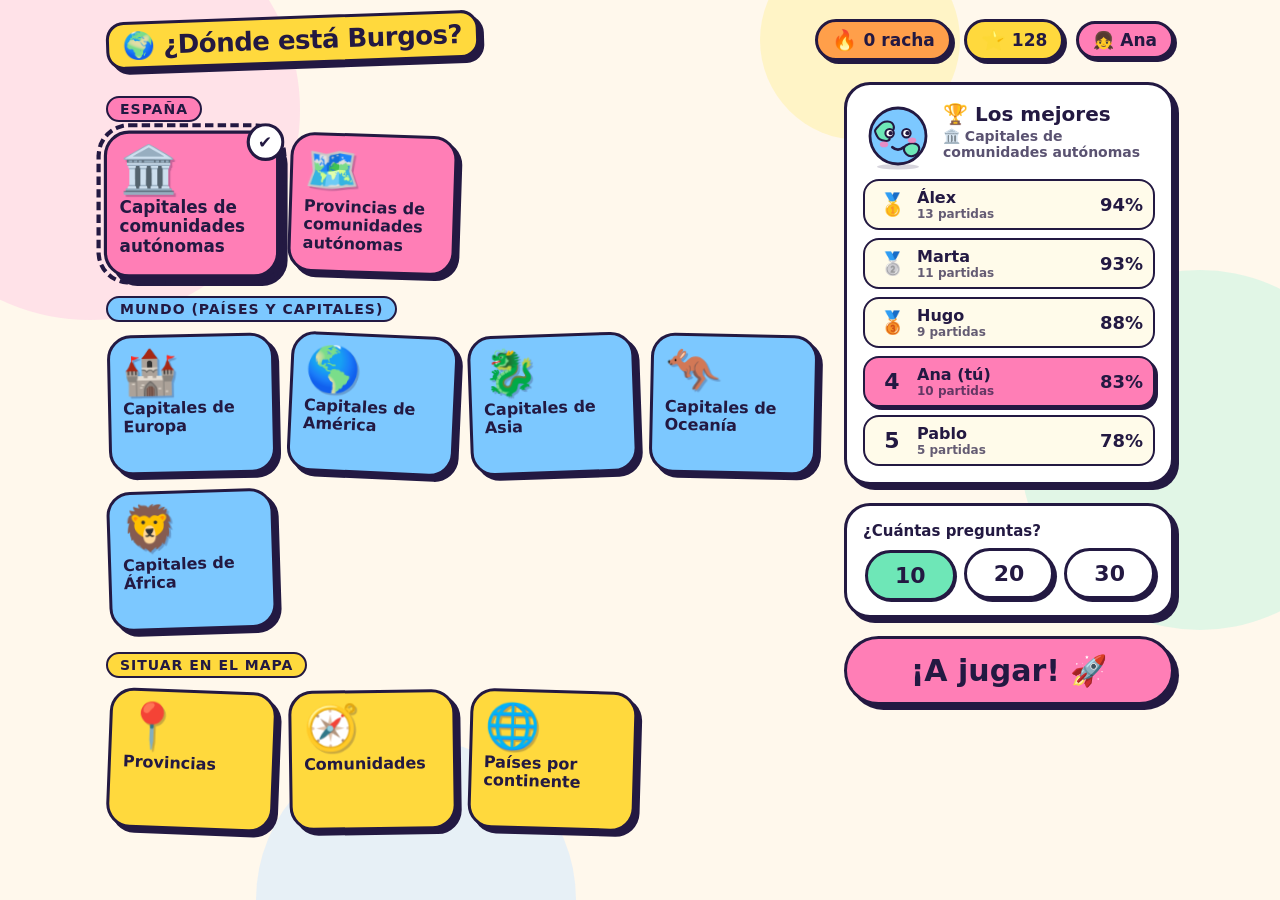
<file: mockup/style-c-pop.html>
<!doctype html>
<html lang="es">
<head>
<meta charset="utf-8">
<meta name="viewport" content="width=device-width,initial-scale=1">
<title>Geografía · Pop</title>
<style>
:root{
  --ink:#231942; --bg:#fff8ec; --card:#fff;
  --pink:#ff7eb6; --yellow:#ffd93d; --mint:#6ee7b7; --sky:#7cc8ff; --purple:#b69cff; --orange:#ff9f4a;
  --sh:5px 5px 0 var(--ink); --bw:3px;
  --spring:cubic-bezier(.34,1.7,.5,1);
}
*{box-sizing:border-box}
html,body{margin:0}
body{background:var(--bg);color:var(--ink);font-family:"Trebuchet MS","Avenir Next","Segoe UI",system-ui,sans-serif;font-weight:700;min-height:100vh;overflow-x:hidden;position:relative}
.blob{position:fixed;border-radius:50%;z-index:0;pointer-events:none;opacity:.55}
.b1{width:420px;height:420px;background:#ffd0e6;left:-120px;top:-100px}
.b2{width:360px;height:360px;background:#c9f5e2;right:-100px;top:30%}
.b3{width:320px;height:320px;background:#d3e9ff;left:20%;bottom:-160px}
.b4{width:200px;height:200px;background:#fff0a8;right:25%;top:-60px}
#app{position:relative;z-index:1;max-width:1100px;margin:0 auto;padding:16px 16px 40px}
.screen{display:none}.screen.on{display:block;animation:pop .5s var(--spring)}
@keyframes pop{from{transform:scale(.92) translateY(14px);opacity:0}to{transform:none;opacity:1}}
button{font:inherit;color:inherit;cursor:pointer}
button:focus-visible{outline:4px solid var(--purple);outline-offset:3px}

/* header */
header{display:flex;align-items:center;gap:12px;flex-wrap:wrap;margin-bottom:18px}
.logo{font-size:26px;font-weight:900;letter-spacing:-.5px;background:var(--yellow);border:var(--bw) solid var(--ink);box-shadow:var(--sh);border-radius:18px;padding:6px 14px;transform:rotate(-2deg)}
.sp{flex:1}
.chip{display:inline-flex;align-items:center;gap:6px;background:#fff;border:var(--bw) solid var(--ink);box-shadow:3px 3px 0 var(--ink);border-radius:999px;padding:6px 14px;font-size:17px;font-weight:900;white-space:nowrap}
.chip.star{background:var(--yellow)} .chip.streak{background:var(--orange)} .chip.me{background:var(--pink)}
.chip .em{font-size:20px;display:inline-block}
.bump{animation:bump .5s var(--spring)}
@keyframes bump{40%{transform:scale(1.35) rotate(-6deg)}}

/* menu layout */
.menu{display:grid;grid-template-columns:1fr 330px;gap:22px;align-items:start}
h2{margin:0 0 10px;font-size:20px;font-weight:900}
.grp{margin:14px 0 8px;display:inline-block;font-size:14px;text-transform:uppercase;letter-spacing:1px;border:2px solid var(--ink);border-radius:999px;padding:3px 12px;background:var(--gc)}
.cards{display:grid;grid-template-columns:repeat(auto-fill,minmax(150px,1fr));gap:16px 14px;padding:4px 6px 8px 2px}
.tc{position:relative;text-align:left;background:var(--c);border:var(--bw) solid var(--ink);box-shadow:var(--sh);border-radius:24px;padding:12px 12px 14px;min-height:140px;display:flex;flex-direction:column;gap:6px;transform:rotate(var(--r));transition:transform .35s var(--spring),box-shadow .2s}
.tc:hover{transform:rotate(0) translateY(-4px) scale(1.04);box-shadow:8px 9px 0 var(--ink)}
.tc:active{transform:translate(4px,4px);box-shadow:1px 1px 0 var(--ink)}
.tc .ic{font-size:44px;line-height:1;filter:drop-shadow(2px 2px 0 rgba(35,25,66,.25))}
.tc .tt{font-size:16px;line-height:1.15;font-weight:900}
.tc.sel{transform:rotate(0) scale(1.05);box-shadow:8px 8px 0 var(--ink);outline:4px dashed var(--ink);outline-offset:3px}
.tc.sel::after{content:"✔";position:absolute;right:-8px;top:-10px;background:#fff;border:3px solid var(--ink);border-radius:50%;width:30px;height:30px;display:grid;place-items:center;font-size:16px}

.side{position:sticky;top:12px;display:flex;flex-direction:column;gap:18px}
.panel{background:#fff;border:var(--bw) solid var(--ink);box-shadow:var(--sh);border-radius:26px;padding:16px}
.panel h2 .tn{display:block;font-size:14px;opacity:.75;margin-top:2px}
.rank{list-style:none;margin:8px 0 0;padding:0;display:flex;flex-direction:column;gap:8px}
.rank li{display:grid;grid-template-columns:34px 1fr auto;gap:8px;align-items:center;border:2px solid var(--ink);border-radius:16px;padding:7px 10px;background:#fffbea;animation:pop .4s var(--spring) backwards}
.rank li.me{background:var(--pink);box-shadow:3px 3px 0 var(--ink)}
.rank .m{font-size:22px;text-align:center}
.rank .nm{font-size:16px}.rank .nm small{display:block;font-size:12px;opacity:.7}
.rank .pc{font-size:18px;font-weight:900}
.empty{text-align:center;padding:14px 6px 6px}
.empty .big{font-size:50px}.empty b{display:block;font-size:22px}

.pills{display:flex;gap:10px;flex-wrap:wrap}
.pill{flex:1;min-width:70px;background:#fff;border:var(--bw) solid var(--ink);border-radius:999px;padding:10px 6px;font-size:22px;font-weight:900;box-shadow:3px 3px 0 var(--ink);transition:transform .25s var(--spring)}
.pill:hover{transform:translateY(-3px) rotate(-3deg)}
.pill[aria-pressed=true]{background:var(--mint);transform:translate(2px,2px);box-shadow:1px 1px 0 var(--ink)}
.go{width:100%;font-size:30px;font-weight:900;background:var(--pink);border:var(--bw) solid var(--ink);box-shadow:var(--sh);border-radius:999px;padding:14px;transition:transform .25s var(--spring),box-shadow .2s;animation:breathe 2.4s ease-in-out infinite}
.go:hover{transform:scale(1.04) rotate(-1.5deg);box-shadow:8px 8px 0 var(--ink)}
.go:active{transform:translate(4px,4px);box-shadow:1px 1px 0 var(--ink)}
@keyframes breathe{50%{transform:scale(1.025)}}
.opt-lbl{font-size:15px;margin:0 0 8px}

/* mascot */
.mascot{width:96px;height:96px;flex:none}
.mascot svg{width:100%;height:100%;overflow:visible}
.mascot .m-happy,.mascot .m-sad,.mascot .m-think,.mascot .e-happy,.mascot .e-sad{display:none}
.mascot[data-mood=idle] .m-idle,.mascot[data-mood=idle] .e-idle{display:block}
.mascot[data-mood=think] .m-think,.mascot[data-mood=think] .e-idle{display:block}
.mascot[data-mood=happy] .m-happy,.mascot[data-mood=happy] .e-happy{display:block}
.mascot[data-mood=sad] .m-sad,.mascot[data-mood=sad] .e-sad{display:block}
.mascot[data-mood=happy] .e-idle,.mascot[data-mood=sad] .e-idle{display:none}
.mascot[data-mood=think] .brow{display:block}
.brow{display:none}
.mascot .body{transform-origin:50% 100%}
.mascot.idle-anim .body{animation:float 3s ease-in-out infinite}
@keyframes float{50%{transform:translateY(-5px) rotate(2deg)}}
.mascot.jump .body{animation:jump .8s var(--spring)}
@keyframes jump{30%{transform:translateY(-34px) scale(.95,1.1)}60%{transform:translateY(0) scale(1.1,.9)}}
.mascot.sadanim .body{animation:droop .7s ease-out forwards}
@keyframes droop{40%{transform:translateX(-5px) rotate(-6deg)}70%{transform:translateX(4px) rotate(4deg)}100%{transform:scaleY(.94)}}
.hero{display:flex;align-items:center;gap:10px}
.hero .mascot{width:70px;height:70px}

/* quiz */
.qtop{display:flex;align-items:center;gap:12px;margin-bottom:14px}
.progress{flex:1}
.plabels{display:flex;justify-content:space-between;font-size:16px;margin-bottom:4px}
.bar{height:26px;background:#fff;border:var(--bw) solid var(--ink);border-radius:999px;overflow:hidden;box-shadow:3px 3px 0 var(--ink)}
.bar i{display:block;height:100%;width:0;background:repeating-linear-gradient(45deg,var(--mint) 0 12px,#9ff0cf 12px 24px);border-right:var(--bw) solid var(--ink);transition:width .6s var(--spring)}
.qgrid{display:grid;grid-template-columns:1fr 1fr;gap:22px;align-items:start}
.qcard{background:var(--sky);border:var(--bw) solid var(--ink);box-shadow:var(--sh);border-radius:28px;padding:16px;transform:rotate(-.6deg);position:relative}
.qcard .qi{font-size:14px;text-transform:uppercase;letter-spacing:1px}
.qcard h1{margin:4px 0 12px;font-size:28px;line-height:1.1}
.map{background:#fff;border:var(--bw) solid var(--ink);border-radius:20px;aspect-ratio:4/3;overflow:hidden}
.map svg{width:100%;height:100%;display:block}
.answers{display:flex;flex-direction:column;gap:12px}
.ans{display:flex;align-items:center;gap:12px;text-align:left;background:#fff;border:var(--bw) solid var(--ink);box-shadow:var(--sh);border-radius:22px;padding:12px 14px;font-size:21px;font-weight:900;transform:rotate(var(--r));transition:transform .3s var(--spring),box-shadow .2s,background .2s}
.ans .k{flex:none;width:34px;height:34px;border-radius:50%;border:3px solid var(--ink);background:var(--yellow);display:grid;place-items:center;font-size:16px}
.ans:hover:not(:disabled){transform:rotate(0) translateX(6px) scale(1.02)}
.ans:disabled{cursor:default}
.ans.ok{background:var(--mint);animation:bounce .7s var(--spring)}
.ans.bad{background:var(--pink);animation:wobble .6s ease}
.ans.reveal{background:var(--mint)}
.ans.dim{opacity:.55}
@keyframes bounce{0%{transform:scale(1)}30%{transform:scale(1.1,.9) translateY(4px)}55%{transform:scale(.95,1.1) translateY(-12px)}100%{transform:scale(1)}}
@keyframes wobble{15%{transform:translateX(-10px) rotate(-3deg)}35%{transform:translateX(9px) rotate(3deg)}55%{transform:translateX(-6px)}75%{transform:translateX(4px)}}
.feedback{display:flex;align-items:center;gap:12px;min-height:110px;margin-top:6px}
.fb{font-size:30px;font-weight:900;border:var(--bw) solid var(--ink);border-radius:20px;padding:8px 16px;background:#fff;box-shadow:var(--sh);display:none;line-height:1.1}
.fb.ok{display:block;background:var(--yellow);animation:popwob .8s var(--spring)}
.fb.bad{display:block;background:#fff;animation:wobble .6s ease}
@keyframes popwob{0%{transform:scale(0) rotate(-20deg)}50%{transform:scale(1.25) rotate(8deg)}70%{transform:scale(.95) rotate(-5deg)}100%{transform:scale(1) rotate(-2deg)}}
.nextbtn{margin-left:auto;background:var(--purple);border:var(--bw) solid var(--ink);box-shadow:var(--sh);border-radius:999px;padding:12px 20px;font-size:20px;font-weight:900;display:none;transition:transform .25s var(--spring)}
.nextbtn.on{display:block;animation:pop .4s var(--spring)}
.nextbtn:hover{transform:scale(1.06) rotate(2deg)}
.nextbtn small{display:block;font-size:11px;opacity:.75}
.quit{background:#fff;border:var(--bw) solid var(--ink);border-radius:50%;width:44px;height:44px;font-size:18px;box-shadow:3px 3px 0 var(--ink)}

/* result */
.res{max-width:620px;margin:10px auto 0;text-align:center;background:#fff;border:var(--bw) solid var(--ink);box-shadow:8px 8px 0 var(--ink);border-radius:36px;padding:22px 18px 26px;position:relative}
.res .mascot{width:130px;height:130px;margin:-70px auto 0}
.res h1{margin:6px 0 0;font-size:34px}
.score{font-size:92px;line-height:1;font-weight:900;color:var(--ink);text-shadow:4px 4px 0 var(--yellow);animation:popwob .9s var(--spring)}
.score small{font-size:34px}
.big-stars{font-size:46px;letter-spacing:4px;margin:6px 0}
.big-stars span{display:inline-block;animation:pop .6s var(--spring) backwards}
.stats{display:flex;justify-content:center;gap:10px;flex-wrap:wrap;margin:10px 0 18px}
.btns{display:flex;gap:12px;flex-wrap:wrap}
.btns button{flex:1;min-width:140px;border:var(--bw) solid var(--ink);box-shadow:var(--sh);border-radius:999px;padding:14px;font-size:22px;font-weight:900;transition:transform .25s var(--spring)}
.btns button:hover{transform:scale(1.05) rotate(-2deg)}
.btns .a{background:var(--mint)}.btns .b{background:var(--yellow)}

/* fx */
.fx{position:fixed;pointer-events:none;z-index:50;will-change:transform}
.conf{width:14px;height:14px;border:2px solid var(--ink)}
.flystar{font-size:28px}

@media (max-width:820px){
  .menu{grid-template-columns:1fr}.side{position:static}
  .qgrid{grid-template-columns:1fr}
}
@media (max-width:480px){
  #app{padding:12px 14px 40px}
  .logo{font-size:21px}.chip{font-size:15px;padding:5px 10px}
  .cards{grid-template-columns:1fr 1fr;gap:14px 12px}
  .tc{min-height:124px}.tc .ic{font-size:38px}.tc .tt{font-size:14.5px}
  .ans{font-size:18px}.qcard h1{font-size:23px}
  .score{font-size:76px}.fb{font-size:24px}
  .mascot{width:76px;height:76px}
}
@media (prefers-reduced-motion:reduce){
  *,*::before,*::after{animation:none!important;transition:none!important}
  .tc,.ans,.qcard{transform:none!important}
}
</style>
</head>
<body>
<div class="blob b1"></div><div class="blob b2"></div><div class="blob b3"></div><div class="blob b4"></div>
<div id="app">
<header>
  <div class="logo">🌍 ¿Dónde está Burgos?</div>
  <div class="sp"></div>
  <span class="chip streak" title="Racha"><span class="em">🔥</span><span id="streak">0</span> racha</span>
  <span class="chip star" id="starchip"><span class="em">⭐</span><span id="stars">128</span></span>
  <span class="chip me">👧 Ana</span>
</header>

<!-- MENU -->
<section class="screen on" id="s-menu">
  <div class="menu">
    <div>
      <div id="cards"></div>
    </div>
    <aside class="side">
      <div class="panel" id="rankpanel" aria-live="polite"></div>
      <div class="panel">
        <p class="opt-lbl">¿Cuántas preguntas?</p>
        <div class="pills" id="pills"></div>
      </div>
      <button class="go" id="go">¡A jugar! 🚀</button>
    </aside>
  </div>
</section>

<!-- QUIZ -->
<section class="screen" id="s-quiz">
  <div class="qtop">
    <button class="quit" id="quit" aria-label="Salir">✕</button>
    <div class="progress">
      <div class="plabels"><span id="plab">Pregunta 1/10</span><span id="pct">0% aciertos</span></div>
      <div class="bar"><i id="barfill"></i></div>
    </div>
  </div>
  <div class="qgrid">
    <div>
      <div class="qcard">
        <div class="qi" id="qtopic">Capitales de comunidades</div>
        <h1 id="qtext">¿Cuál es la capital de Aragón?</h1>
        <div class="map" id="map"></div>
      </div>
    </div>
    <div>
      <div class="answers" id="answers"></div>
      <div class="feedback">
        <div class="mascot idle-anim" id="mascot" data-mood="think"></div>
        <div class="fb" id="fb"></div>
        <button class="nextbtn" id="next">Siguiente ➜<small>(barra espaciadora)</small></button>
      </div>
    </div>
  </div>
</section>

<!-- RESULT -->
<section class="screen" id="s-res">
  <div class="res">
    <div class="mascot idle-anim" id="rmascot" data-mood="happy"></div>
    <h1 id="rtitle">¡Genial, Ana!</h1>
    <div class="score" id="rscore">8<small>/10</small></div>
    <div class="big-stars" id="rstars"></div>
    <div class="stats">
      <span class="chip star">⭐ +<b id="rgain">0</b></span>
      <span class="chip streak">🔥 racha <b id="rstreak">0</b></span>
      <span class="chip">🎯 <b id="rpct">0</b>%</span>
    </div>
    <div class="btns"><button class="a" id="again">🔁 Repetir</button><button class="b" id="tomenu">🏠 Menú</button></div>
  </div>
</section>
</div>

<script>
const $=s=>document.querySelector(s);
const RM=matchMedia('(prefers-reduced-motion: reduce)').matches;
const C={pink:'#ff7eb6',yellow:'#ffd93d',mint:'#6ee7b7',sky:'#7cc8ff',purple:'#b69cff',orange:'#ff9f4a'};

const GROUPS=[
 {name:'España',color:C.pink,topics:[
  ['es_cap','🏛️','Capitales de comunidades autónomas'],
  ['es_prov','🗺️','Provincias de comunidades autónomas']]},
 {name:'Mundo (países y capitales)',color:C.sky,topics:[
  ['w_eu','🏰','Capitales de Europa'],['w_am','🌎','Capitales de América'],['w_as','🐉','Capitales de Asia'],
  ['w_oc','🦘','Capitales de Oceanía'],['w_af','🦁','Capitales de África']]},
 {name:'Situar en el mapa',color:C.yellow,topics:[
  ['l_prov','📍','Provincias'],['l_ccaa','🧭','Comunidades'],['l_pais','🌐','Países por continente']]}
];
const TOPICS={};GROUPS.forEach(g=>g.topics.forEach(t=>TOPICS[t[0]]={id:t[0],em:t[1],name:t[2],g}));
const ROT=[-2.5,1.8,-1.2,2.6,-2,1.2,-1.8,2.2,-.8,1.6];

const N=['Lucía','Pablo','Marta','Dani','Sofía','Hugo','Carla','Iker','Noa','Álex'];
function fake(id,i){ // deterministic fake data
  if(id==='l_pais')return [];
  const seed=[...id].reduce((a,c)=>a+c.charCodeAt(0),0);
  let list=[];for(let k=0;k<5;k++){list.push({n:N[(seed+k*3)%10],p:97-k*4-((seed+k)%4),g:12-k*2+(seed%3)})}
  const ana=((seed*7)%5);
  if(ana<4){list[ana]={n:'Ana',p:list[ana].p-0,g:list[ana].g+3}}
  return list;
}

let S={topic:'es_cap',n:10,stars:128,streak:0,i:0,right:0,locked:false,gained:0};

/* mascot */
const mascotSVG=`<svg viewBox="0 0 100 100" aria-hidden="true"><g class="body">
<ellipse cx="50" cy="94" rx="30" ry="4" fill="#231942" opacity=".18"/>
<circle cx="50" cy="50" r="40" fill="#7cc8ff" stroke="#231942" stroke-width="4"/>
<path d="M22 36c8-10 20-8 22 0s-8 8-6 16-14 6-18-2-4-8 2-14z" fill="#6ee7b7" stroke="#231942" stroke-width="3" stroke-linejoin="round"/>
<path d="M64 62c8-4 18 0 16 8s-12 12-18 6-4-12 2-14z" fill="#6ee7b7" stroke="#231942" stroke-width="3" stroke-linejoin="round"/>
<ellipse cx="30" cy="62" rx="6" ry="4" fill="#ff7eb6" opacity=".8"/><ellipse cx="70" cy="56" rx="6" ry="4" fill="#ff7eb6" opacity=".8"/>
<g class="e-idle"><circle cx="38" cy="46" r="6" fill="#fff" stroke="#231942" stroke-width="3"/><circle cx="62" cy="46" r="6" fill="#fff" stroke="#231942" stroke-width="3"/><circle cx="39.5" cy="46" r="3" fill="#231942"/><circle cx="63.5" cy="46" r="3" fill="#231942"/></g>
<g class="e-happy"><path d="M31 49q7-11 14 0M55 49q7-11 14 0" fill="none" stroke="#231942" stroke-width="4" stroke-linecap="round"/></g>
<g class="e-sad"><path d="M32 44l12 4M68 44l-12 4" stroke="#231942" stroke-width="3.5" stroke-linecap="round"/><circle cx="38" cy="52" r="3" fill="#231942"/><circle cx="62" cy="52" r="3" fill="#231942"/><path d="M33 58q-3 8 0 10q3-2 0-10z" fill="#fff" stroke="#231942" stroke-width="2"/></g>
<path class="brow" d="M31 36q7-6 14-2M56 34q7-4 14 2" fill="none" stroke="#231942" stroke-width="3.5" stroke-linecap="round"/>
<path class="m-idle" d="M42 66q8 7 16 0" fill="none" stroke="#231942" stroke-width="4" stroke-linecap="round"/>
<ellipse class="m-think" cx="56" cy="68" rx="4" ry="5" fill="#231942"/>
<path class="m-happy" d="M36 62q14 22 28 0z" fill="#ff5c8a" stroke="#231942" stroke-width="4" stroke-linejoin="round"/>
<path class="m-sad" d="M40 72q10-10 20 0" fill="none" stroke="#231942" stroke-width="4" stroke-linecap="round"/>
</g></svg>`;
function setMood(el,m){
  el.dataset.mood=m;el.classList.remove('jump','sadanim');
  void el.offsetWidth;
  if(m==='happy')el.classList.add('jump');
  if(m==='sad')el.classList.add('sadanim');
}
document.querySelectorAll('.mascot').forEach(e=>e.innerHTML=mascotSVG);

/* nav */
function show(id){document.querySelectorAll('.screen').forEach(s=>s.classList.toggle('on',s.id===id));scrollTo(0,0)}

/* menu */
function buildCards(){
  let h='',k=0;
  GROUPS.forEach(g=>{
    h+=`<div class="grp" style="--gc:${g.color}">${g.name}</div><div class="cards">`;
    g.topics.forEach(t=>{
      h+=`<button class="tc" data-id="${t[0]}" style="--c:${g.color};--r:${ROT[k++%10]}deg"><span class="ic">${t[1]}</span><span class="tt">${t[2]}</span></button>`;
    });
    h+='</div>';
  });
  $('#cards').innerHTML=h;
  document.querySelectorAll('.tc').forEach(b=>b.onclick=()=>pick(b.dataset.id));
}
function pick(id){
  S.topic=id;
  document.querySelectorAll('.tc').forEach(b=>b.classList.toggle('sel',b.dataset.id===id));
  rank();
}
function rank(){
  const t=TOPICS[S.topic],l=fake(t.id);
  const medals=['🥇','🥈','🥉','4','5'];
  let h=`<div class="hero"><div class="mascot idle-anim" data-mood="idle">${mascotSVG}</div><h2>🏆 Los mejores<span class="tn">${t.em} ${t.name}</span></h2></div>`;
  if(!l.length)h+=`<div class="empty"><div class="big">🌟</div><b>¡Sé el primero!</b>Nadie ha jugado este tema todavía.</div>`;
  else{
    h+='<ol class="rank">';
    l.forEach((p,i)=>h+=`<li class="${p.n==='Ana'?'me':''}" style="animation-delay:${i*60}ms"><span class="m">${medals[i]}</span><span class="nm">${p.n}${p.n==='Ana'?' (tú)':''}<small>${p.g} partidas</small></span><span class="pc">${p.p}%</span></li>`);
    h+='</ol>';
  }
  $('#rankpanel').innerHTML=h;
}
function buildPills(){
  $('#pills').innerHTML=[10,20,30].map(n=>`<button class="pill" data-n="${n}" aria-pressed="${n===S.n}">${n}</button>`).join('');
  document.querySelectorAll('.pill').forEach(b=>b.onclick=()=>{S.n=+b.dataset.n;document.querySelectorAll('.pill').forEach(x=>x.setAttribute('aria-pressed',x===b))});
}

/* quiz data */
const BANK=[
 ['Aragón','Zaragoza',['Huesca','Teruel','Logroño','Pamplona']],
 ['Castilla y León','Valladolid',['Burgos','León','Salamanca','Ávila']],
 ['Galicia','Santiago de Compostela',['A Coruña','Vigo','Lugo','Ourense']],
 ['Andalucía','Sevilla',['Málaga','Granada','Córdoba','Cádiz']],
 ['La Rioja','Logroño',['Pamplona','Vitoria','Soria','Bilbao']],
 ['Cantabria','Santander',['Oviedo','Bilbao','Gijón','Burgos']],
 ['Región de Murcia','Murcia',['Cartagena','Alicante','Albacete','Almería']],
 ['Extremadura','Mérida',['Cáceres','Badajoz','Toledo','Plasencia']],
 ['Cataluña','Barcelona',['Girona','Tarragona','Lleida','Valencia']],
 ['Navarra','Pamplona',['Logroño','Vitoria','Huesca','Tudela']]
];
let Q=[];
function shuffle(a){a=a.slice();for(let i=a.length-1;i>0;i--){const j=Math.random()*(i+1)|0;[a[i],a[j]]=[a[j],a[i]]}return a}
function start(){
  Q=[];for(let i=0;i<S.n;i++){const b=BANK[i%BANK.length];Q.push({q:`¿Cuál es la capital de ${b[0]}?`,a:b[1],o:shuffle([b[1],...b[2]])})}
  S.i=0;S.right=0;S.gained=0;S.streak=0;$('#streak').textContent=0;
  $('#qtopic').textContent=TOPICS[S.topic].em+' '+TOPICS[S.topic].name;
  show('s-quiz');ask();
}
function drawMap(){
  const x=20+Math.random()*60,y=25+Math.random()*50;
  $('#map').innerHTML=`<svg viewBox="0 0 100 75" preserveAspectRatio="xMidYMid slice"><rect width="100" height="75" fill="#d3e9ff"/>
  <path d="M10 40q4-22 24-26t38 4q16 6 14 24t-26 20-34 0-16-22z" fill="#ffe9a8" stroke="#231942" stroke-width="1.6" stroke-linejoin="round"/>
  <path d="M30 28q10-8 20 0M52 46q10 6 22-2" fill="none" stroke="#231942" stroke-width="1" stroke-dasharray="3 3" opacity=".5"/>
  <circle cx="${x}" cy="${y*.75}" r="5" fill="#ff7eb6" stroke="#231942" stroke-width="1.6"/><text x="50" y="72" text-anchor="middle" font-size="5" fill="#231942" font-weight="700">mapa esquemático</text></svg>`;
}
function ask(){
  const q=Q[S.i];S.locked=false;
  $('#plab').textContent=`Pregunta ${S.i+1}/${S.n}`;
  $('#qtext').textContent=q.q;
  $('#barfill').style.width=(S.i/S.n*100)+'%';
  updPct();drawMap();
  $('#answers').innerHTML=q.o.map((o,i)=>`<button class="ans" data-a="${o}" style="--r:${ROT[(i+S.i)%10]*.5}deg"><span class="k">${i+1}</span>${o}</button>`).join('');
  document.querySelectorAll('.ans').forEach(b=>b.onclick=()=>answer(b));
  const fb=$('#fb');fb.className='fb';fb.textContent='';
  $('#next').className='nextbtn';
  setMood($('#mascot'),'think');
}
function updPct(){const d=S.i+(S.locked?1:0);$('#pct').textContent=(d?Math.round(S.right/d*100):0)+'% aciertos'}
function answer(btn){
  if(S.locked)return;S.locked=true;
  const q=Q[S.i],ok=btn.dataset.a===q.a,fb=$('#fb');
  document.querySelectorAll('.ans').forEach(b=>{b.disabled=true;if(b!==btn)b.classList.add('dim')});
  if(ok){
    S.right++;S.streak++;S.gained+=1;
    btn.classList.add('ok');btn.classList.remove('dim');
    fb.className='fb ok';fb.textContent='¡Bien! 🎉';
    setMood($('#mascot'),'happy');
    confetti(btn);flyStars(btn,S.streak>=3?2:1);
  }else{
    S.streak=0;btn.classList.add('bad');
    document.querySelectorAll('.ans').forEach(b=>{if(b.dataset.a===q.a){b.classList.add('reveal');b.classList.remove('dim')}});
    fb.className='fb bad';fb.textContent=`Uy… era ${q.a}`;
    setMood($('#mascot'),'sad');
  }
  $('#streak').textContent=S.streak;
  updPct();
  $('#barfill').style.width=((S.i+1)/S.n*100)+'%';
  const nb=$('#next');nb.className='nextbtn on';
  nb.firstChild.textContent=S.i+1>=S.n?'Ver resultado ➜':'Siguiente ➜';
}
function next(){
  if(!S.locked)return;
  if(S.i+1>=S.n){result();return}
  S.i++;ask();
}
/* fx */
function confetti(from,count=44,big){
  if(RM)return;
  const r=from.getBoundingClientRect(),cx=big?innerWidth/2:r.left+r.width/2,cy=big?innerHeight*.35:r.top+r.height/2;
  const cols=Object.values(C);
  for(let i=0;i<count;i++){
    const d=document.createElement('div');d.className='fx conf';
    const sh=i%3;d.style.background=cols[i%6];
    d.style.borderRadius=sh===0?'50%':sh===1?'3px':'0';
    if(sh===2){d.style.width='0';d.style.height='0';d.style.border='8px solid transparent';d.style.borderBottom='14px solid '+cols[i%6]}
    d.style.left=cx+'px';d.style.top=cy+'px';document.body.appendChild(d);
    const a=Math.random()*Math.PI*2,v=(big?200:110)+Math.random()*(big?380:200);
    const dx=Math.cos(a)*v,dy=Math.sin(a)*v-80;
    d.animate([{transform:'translate(0,0) rotate(0) scale(.4)',opacity:1},
      {transform:`translate(${dx}px,${dy}px) rotate(${Math.random()*540}deg) scale(1)`,opacity:1,offset:.5},
      {transform:`translate(${dx*1.15}px,${dy+260}px) rotate(${Math.random()*900}deg) scale(.8)`,opacity:0}],
      {duration:1300+Math.random()*500,easing:'cubic-bezier(.2,.7,.4,1)'}).onfinish=()=>d.remove();
  }
}
function flyStars(from,n){
  const t=$('#starchip').getBoundingClientRect(),r=from.getBoundingClientRect();
  const finish=()=>{S.stars++;$('#stars').textContent=S.stars;const c=$('#starchip');c.classList.remove('bump');void c.offsetWidth;c.classList.add('bump')};
  for(let i=0;i<n;i++){
    if(RM){finish();continue}
    const s=document.createElement('div');s.className='fx flystar';s.textContent='⭐';
    s.style.left=(r.left+r.width/2)+'px';s.style.top=(r.top+r.height/2)+'px';document.body.appendChild(s);
    const dx=t.left+t.width/2-(r.left+r.width/2),dy=t.top+t.height/2-(r.top+r.height/2);
    s.animate([{transform:'translate(0,0) scale(.3)'},{transform:`translate(${dx*.2}px,${dy*.2-60}px) scale(1.5) rotate(120deg)`,offset:.3},{transform:`translate(${dx}px,${dy}px) scale(.7) rotate(360deg)`}],
      {duration:1000,delay:250+i*180,easing:'cubic-bezier(.5,0,.6,1)',fill:'backwards'}).onfinish=()=>{s.remove();finish()};
  }
}
/* result */
function result(){
  const pct=Math.round(S.right/S.n*100),st=pct>=90?3:pct>=70?2:pct>=40?1:0;
  show('s-res');
  $('#rscore').innerHTML=`${S.right}<small>/${S.n}</small>`;
  $('#rpct').textContent=pct;$('#rgain').textContent=S.gained+(st*5);$('#rstreak').textContent=S.streak;
  if(!RM||true){S.stars+=st*5;$('#stars').textContent=S.stars}
  $('#rstars').innerHTML=[0,1,2].map(i=>`<span style="animation-delay:${.3+i*.2}s;${i<st?'':'filter:grayscale(1);opacity:.35'}">⭐</span>`).join('');
  $('#rtitle').textContent=pct>=70?'¡Genial, Ana!':pct>=40?'¡Buen intento, Ana!':'¡A practicar, Ana!';
  setMood($('#rmascot'),pct>=70?'happy':pct>=40?'idle':'sad');
  if(pct>=70)setTimeout(()=>confetti($('.res'),90,true),350);
}
$('#go').onclick=start;$('#again').onclick=start;
$('#tomenu').onclick=()=>show('s-menu');$('#quit').onclick=()=>show('s-menu');
$('#next').onclick=next;
addEventListener('keydown',e=>{
  if(e.code==='Space'&&$('#s-quiz').classList.contains('on')){e.preventDefault();next()}
  else if($('#s-quiz').classList.contains('on')&&/^[1-5]$/.test(e.key)){const b=document.querySelectorAll('.ans')[+e.key-1];b&&answer(b)}
});
buildCards();buildPills();pick('es_cap');
</script>
</body>
</html>
</file>
<file: css/style.css>
:root{--bg:#0a1030;--bg2:#121a4a;--card:#161f55;--card2:#1d2868;--ink:#f1f4ff;--mute:#9aa6e0;--line:#2c3a85;
--ok:#2dff9a;--bad:#ff4d6d;--gold:#ffd23f;--acc:#00e5ff;--c:#00e5ff;--shadow:#070b26;
--font:"Arial Rounded MT Bold","Nunito","Varela Round",ui-rounded,"SF Pro Rounded",system-ui,"Segoe UI",sans-serif;color-scheme:dark}
*{box-sizing:border-box}
html,body{margin:0}
body{font:600 16px/1.35 var(--font);color:var(--ink);min-height:100vh;
background:radial-gradient(900px 500px at 15% -10%,#2a1b7a55,transparent),radial-gradient(800px 500px at 100% 0,#00b7ff33,transparent),var(--bg);
background-attachment:fixed;overflow-x:hidden}
button{font:inherit;color:inherit;cursor:pointer;border:0}
button:disabled{cursor:default}
:focus-visible{outline:3px solid #fff;outline-offset:3px}
h1,h2,h3{margin:0}
h2{margin:18px 0 10px;font-size:13px;letter-spacing:.14em;text-transform:uppercase;color:var(--mute)}
.hide{display:none!important}
.note{font-size:12px;color:var(--mute);font-weight:600}
.err{color:#ff8fa3;margin:8px 0 0;min-height:1.4em;font-weight:800}
main{max-width:1100px;margin:0 auto;padding:6px 16px 40px}

/* global header */
header{display:flex;justify-content:space-between;align-items:center;max-width:1100px;margin:0 auto;padding:12px 16px 4px}
header b{font-size:20px;font-weight:900;letter-spacing:.04em;text-shadow:0 0 14px #00e5ff88}
.lang{display:flex;gap:6px}
.lang button{padding:6px 12px;border-radius:12px;background:var(--card);border:2px solid var(--line);font-weight:900;font-size:14px;box-shadow:0 3px 0 var(--shadow)}
.lang button:active{transform:translateY(2px);box-shadow:none}
.lang button[aria-pressed="true"]{background:linear-gradient(180deg,#8af3ff,#00e5ff);color:#04122e;border-color:#00e5ff;box-shadow:0 3px 0 var(--shadow),0 0 12px #00e5ff77}

/* panels */
.panel{padding:16px;border-radius:22px;background:linear-gradient(180deg,var(--card2),var(--card));border:2px solid var(--line);box-shadow:0 6px 0 var(--shadow)}
.panel h2:first-child{margin-top:0}
.pcard{max-width:560px;margin:24px auto}
.pform{display:flex;gap:10px;flex-wrap:wrap}
input,select{font:inherit;font-weight:700;padding:12px 14px;border:2px solid var(--line);border-radius:14px;background:#0a1030;color:var(--ink)}
input{flex:1 1 160px;min-width:0}
input:focus,select:focus{border-color:var(--acc);outline:none;box-shadow:0 0 0 3px #00e5ff44}
select{max-width:100%;margin-bottom:10px}
.go{padding:12px 24px;border-radius:14px;font-weight:900;font-size:18px;color:#06231a;background:linear-gradient(180deg,#7dffc0,var(--ok) 55%,#14c777);box-shadow:0 5px 0 #0b7a4b,0 0 20px #2dff9a55}
.go:active{transform:translateY(4px);box-shadow:0 1px 0 #0b7a4b}
.chips{display:flex;gap:10px;justify-content:center;flex-wrap:wrap;margin:16px 0}
.chips.left{justify-content:flex-start;margin:0}
.chip{padding:10px 18px;border-radius:99px;background:var(--card);border:2px solid var(--line);font-weight:900}
.chip.up{border-color:var(--gold);color:var(--gold);box-shadow:0 0 14px #ffd23f55}
.pbtn{display:flex;align-items:center;gap:8px;padding:10px 16px;border-radius:16px;background:linear-gradient(180deg,var(--card2),var(--card));border:2px solid var(--line);box-shadow:0 4px 0 var(--shadow);font-weight:900}
.pbtn:hover{border-color:var(--acc)}
.pbtn:active{transform:translateY(3px);box-shadow:0 1px 0 var(--shadow)}
.pbtn .av{width:30px;height:30px;border-radius:50%;display:grid;place-items:center;font-size:17px;background:linear-gradient(135deg,#ff5ecb,#7a5cff)}

/* HUD */
.top{display:flex;align-items:center;gap:12px;flex-wrap:wrap;padding:10px 14px;border-radius:20px;background:linear-gradient(180deg,var(--card2),var(--card));border:2px solid var(--line);box-shadow:0 6px 0 var(--shadow);margin-top:8px}
.avatar{width:46px;height:46px;border-radius:50%;display:grid;place-items:center;font-size:24px;background:linear-gradient(135deg,#ff5ecb,#7a5cff);box-shadow:0 0 14px #ff5ecb88;flex:none}
.back{width:44px;height:44px;border-radius:14px;background:var(--card);border:2px solid var(--line);font-size:18px;box-shadow:0 4px 0 var(--shadow);flex:none}
.back:active{transform:translateY(3px);box-shadow:none}
.who{font-size:18px;font-weight:900;letter-spacing:.3px}
.lvl{display:inline-block;margin-left:8px;white-space:nowrap;padding:3px 10px;border-radius:99px;font-size:13px;font-weight:900;color:#241800;background:linear-gradient(180deg,#ffe27a,#ffb300);box-shadow:0 0 12px #ffb30088}
.xpwrap{flex:1;min-width:150px}
.xpbar{height:16px;border-radius:99px;background:#070b26;border:2px solid var(--line);overflow:hidden}
.xpfill{height:100%;width:0;border-radius:99px;background:linear-gradient(90deg,#7a5cff,#00e5ff);box-shadow:0 0 14px #00e5ff;transition:width .6s cubic-bezier(.2,.8,.2,1)}
.xplbl{font-size:12px;color:var(--mute);margin-top:3px;display:flex;justify-content:space-between;gap:8px}
.streak{display:flex;align-items:center;gap:6px;padding:6px 14px;border-radius:99px;background:#2a1530;border:2px solid #ff8a3d;font-weight:900;font-size:18px;box-shadow:0 0 14px #ff8a3d55}
.flame{display:inline-block;transition:transform .3s;transform-origin:50% 90%}
.flame.cold{filter:grayscale(1) opacity(.6)}

/* menu */
.layout{display:grid;grid-template-columns:1fr 340px;gap:18px;margin-top:18px;align-items:start}
.layout h2:first-child{margin-top:0}
.grid{display:grid;grid-template-columns:repeat(auto-fill,minmax(168px,1fr));gap:12px}
.tcard{text-align:left;padding:12px 12px 14px;border-radius:18px;background:linear-gradient(180deg,var(--card2),var(--card));border:2px solid var(--line);
box-shadow:0 5px 0 var(--shadow);position:relative;transition:transform .12s,box-shadow .12s,border-color .2s;min-height:112px;display:flex;flex-direction:column;gap:6px}
.tcard .ic{width:44px;height:44px;border-radius:14px;display:grid;place-items:center;font-size:24px;background:color-mix(in srgb,var(--c) 22%,#0a1030);border:2px solid var(--c);box-shadow:0 0 12px color-mix(in srgb,var(--c) 60%,transparent)}
.tcard .grp{font-size:11px;letter-spacing:.1em;text-transform:uppercase;color:var(--c);font-weight:900}
.tcard .nm{font-size:14.5px;line-height:1.2;font-weight:800}
.tcard:hover{transform:translateY(-2px)}
.tcard:active{transform:translateY(4px);box-shadow:0 1px 0 var(--shadow)}
.tcard.sel{border-color:var(--c);box-shadow:0 5px 0 var(--shadow),0 0 0 2px var(--c),0 0 26px color-mix(in srgb,var(--c) 70%,transparent);background:linear-gradient(180deg,color-mix(in srgb,var(--c) 28%,var(--card2)),var(--card))}
.tcard.sel::after{content:"✓";position:absolute;top:8px;right:10px;width:22px;height:22px;border-radius:50%;background:var(--c);color:#06102e;display:grid;place-items:center;font-size:13px;font-weight:900}
.seg{display:flex;gap:8px}
.seg button{min-width:64px;padding:12px 16px;border-radius:14px;background:var(--card);border:2px solid var(--line);font-size:18px;font-weight:900;box-shadow:0 4px 0 var(--shadow);transition:transform .1s,box-shadow .1s}
.seg button:active{transform:translateY(3px);box-shadow:0 1px 0 var(--shadow)}
.seg button.on{background:linear-gradient(180deg,var(--acc),color-mix(in srgb,var(--acc) 60%,#000));color:#04122e;border-color:var(--acc);box-shadow:0 4px 0 var(--shadow),0 0 16px color-mix(in srgb,var(--acc) 70%,transparent)}
.big{width:100%;margin-top:16px;padding:18px;border-radius:20px;font-size:26px;font-weight:900;letter-spacing:.08em;color:#06231a;
background:linear-gradient(180deg,#7dffc0,var(--ok) 55%,#14c777);box-shadow:0 7px 0 #0b7a4b,0 0 30px #2dff9a77;transition:transform .08s,box-shadow .08s}
.big:hover{filter:brightness(1.08)}
.big:active{transform:translateY(6px);box-shadow:0 1px 0 #0b7a4b,0 0 18px #2dff9a77}
.sec{padding:14px 18px;border-radius:18px;font-size:17px;font-weight:900;background:var(--card);border:2px solid var(--line);box-shadow:0 5px 0 var(--shadow)}
.sec:hover{border-color:var(--acc)}
.sec:active{transform:translateY(4px);box-shadow:none}
.menu-links{margin-top:14px}
.rank{padding:16px;border-radius:22px;background:linear-gradient(180deg,var(--card2),var(--card));border:2px solid var(--line);box-shadow:0 6px 0 var(--shadow);position:sticky;top:12px;--c:var(--acc)}
.rank h3{font-size:18px;margin-bottom:4px}
.rank .sub{font-size:13px;color:var(--c);font-weight:900;margin-bottom:10px}
.rk{display:grid;grid-template-columns:34px 1fr auto;gap:10px;align-items:center;padding:9px 10px;border-radius:14px;background:#0d1546;margin-bottom:7px;border:2px solid transparent}
.rk.me{border-color:var(--gold);background:linear-gradient(90deg,#3a3000,#0d1546);box-shadow:0 0 16px #ffd23f44}
.medal{font-size:22px;text-align:center}.pos{font-size:15px;text-align:center;color:var(--mute);font-weight:900}
.rn{font-weight:900;overflow-wrap:anywhere}.rs{font-size:12px;color:var(--mute);font-weight:600}.you{font-size:12px;color:var(--gold)}
.rp{font-size:18px;font-weight:900;color:var(--ok)}
.gap{text-align:center;color:var(--mute);line-height:1;margin:-2px 0 4px}
.empty{padding:22px 10px;text-align:center;color:var(--mute)}.empty .e{font-size:42px;display:block;margin-bottom:6px}
.sync{margin:8px 0;font-size:13px;color:var(--mute);font-weight:700}
.sync.warn{color:#ff8fa3}

/* flags and delete player */
.flagcard{width:100%;max-width:340px;aspect-ratio:4/3;margin:0 auto 14px 0;border-radius:20px;padding:8px;background:linear-gradient(180deg,var(--card2),var(--card));border:2px solid var(--c);box-shadow:0 6px 0 var(--shadow),0 0 22px color-mix(in srgb,var(--c) 55%,transparent)}
.flagcard img{display:block;width:100%;height:100%;object-fit:contain;border-radius:12px;background:#08133f}
.prow{display:inline-flex;align-items:center;gap:2px}
.delp{width:44px;height:44px;display:grid;place-items:center;background:none;border-radius:12px;margin-left:4px}
.delp span{width:26px;height:26px;display:grid;place-items:center;font-size:13px;border-radius:8px;background:#0a1030;border:2px solid var(--line);opacity:.8}
.delp:hover span,.delp:focus-visible span{border-color:var(--bad);opacity:1}
/* flags layout and records */
.qgrid.flags{grid-template-columns:1.1fr 1fr;margin-top:6px;align-items:start}
.qgrid.flags .flagcard{max-width:560px;margin:0}
.flagtitle{margin-top:14px}
.recs{display:flex;flex-direction:column;gap:8px;align-items:center;margin:12px auto;max-width:560px}
.rec{width:100%;padding:12px 16px;border-radius:16px;background:var(--card);border:2px solid var(--line);display:flex;flex-direction:column;gap:2px;animation:recpop .6s cubic-bezier(.3,1.6,.5,1) backwards}
.rec b{font-size:18px}.rec span{font-size:13px;color:var(--mute)}
.rec.gold{border-color:var(--gold);background:linear-gradient(90deg,#3a3000,#161f55);box-shadow:0 0 22px #ffd23f66;color:var(--gold)}
.rec.star{border-color:#ff5ecb;box-shadow:0 0 18px #ff5ecb55;color:#ffb3ec}
.rec.first{border-color:var(--acc)}
.rec.tie{border-color:var(--ok)}
.rec.none b{font-size:15px;color:var(--mute)}
@keyframes recpop{from{transform:scale(.6);opacity:0}}
/* question */
.pbar{height:18px;border-radius:99px;background:#070b26;border:2px solid var(--line);overflow:hidden;margin:14px 0 6px}
.pfill{height:100%;width:0;background:linear-gradient(90deg,#ff5ecb,#ffd23f);border-radius:99px;box-shadow:0 0 14px #ff5ecb;transition:width .4s}
.pinfo{display:flex;justify-content:space-between;font-weight:900;font-size:15px}
.qgrid{display:grid;grid-template-columns:1fr 1.1fr;gap:18px;margin-top:14px;align-items:start}
.mapcard{border-radius:22px;padding:12px;background:linear-gradient(180deg,var(--card2),var(--card));border:2px solid var(--line);box-shadow:0 6px 0 var(--shadow);position:relative}
.mapcard.locate{margin-top:14px}
.mapbox{width:100%;min-height:200px;border-radius:14px;overflow:hidden;position:relative}
.mapbox.wide{max-width:640px;margin:0 auto}
.mapbox .ph{aspect-ratio:4/3;display:grid;place-items:center;text-align:center;padding:16px;border-radius:14px;color:#6f83d8;font-size:14px;
background:repeating-linear-gradient(0deg,#14235f 0 1px,transparent 1px 25px),repeating-linear-gradient(90deg,#14235f 0 1px,transparent 1px 25px),#08133f;border:2px solid var(--line)}
.qtitle{font-size:22px;font-weight:900;margin:2px 0 12px;line-height:1.2}
.qtitle small{display:block;font-size:12px;letter-spacing:.14em;text-transform:uppercase;color:var(--c);margin-bottom:4px}
.qtitle span:focus{outline:none}
.ans{display:flex;gap:12px;align-items:center;width:100%;text-align:left;padding:14px 16px;margin-bottom:10px;border-radius:16px;font-size:18px;font-weight:800;background:linear-gradient(180deg,var(--card2),var(--card));border:2px solid var(--line);box-shadow:0 5px 0 var(--shadow);transition:transform .08s,box-shadow .08s,border-color .15s}
.ans b{width:30px;height:30px;border-radius:10px;background:#0a1030;border:2px solid var(--c);color:var(--c);display:grid;place-items:center;font-size:14px;flex:none}
.ans:hover:not(:disabled){border-color:var(--c);transform:translateY(-1px)}
.ans:active:not(:disabled){transform:translateY(4px);box-shadow:0 1px 0 var(--shadow)}
.ans.ok{background:linear-gradient(180deg,#1fd887,#0e8f57);color:#02210f;border-color:var(--ok);box-shadow:0 5px 0 #086a3d,0 0 28px #2dff9a99;animation:pop .45s}
.ans.ok b{background:#eafff5;color:#0e8f57;border-color:#eafff5}
.ans.bad{background:linear-gradient(180deg,#ff6b86,#c42547);color:#fff;border-color:var(--bad);box-shadow:0 5px 0 #7d1229;animation:shake .45s}
.ans.bad b{background:#fff;color:#c42547;border-color:#fff}
.ans.dim{opacity:.55}
@keyframes pop{0%{transform:scale(1)}40%{transform:scale(1.05)}100%{transform:scale(1)}}
@keyframes shake{0%,100%{transform:translateX(0)}20%{transform:translateX(-9px)}40%{transform:translateX(8px)}60%{transform:translateX(-6px)}80%{transform:translateX(4px)}}
.fb{margin-top:8px}
.msg{min-height:44px;margin:6px 0;font-size:22px;font-weight:900;display:flex;align-items:center;gap:10px;flex-wrap:wrap}
.msg .sub{font-size:14px;opacity:.8}
.msg.ok{color:var(--ok);text-shadow:0 0 14px #2dff9a88}.msg.bad{color:#ff8fa3}
.next{margin-top:6px;padding:14px 22px;border-radius:16px;font-size:18px;font-weight:900;color:#04122e;background:linear-gradient(180deg,#8af3ff,#00e5ff);box-shadow:0 5px 0 #007c8f,0 0 18px #00e5ff66}
.next:active{transform:translateY(4px);box-shadow:0 1px 0 #007c8f}
.next kbd{background:#04122e33;border-radius:6px;padding:1px 7px;margin-left:6px;font:inherit;font-size:13px}
.edge{position:fixed;inset:0;pointer-events:none;opacity:0;z-index:50}
.edge.ok{box-shadow:inset 0 0 90px 22px #2dff9a}.edge.bad{box-shadow:inset 0 0 90px 22px #ff4d6d}
.edge.go{animation:edge .7s ease-out}
@keyframes edge{0%{opacity:0}15%{opacity:.6}100%{opacity:0}}
.float{position:fixed;z-index:60;pointer-events:none;font-size:30px;font-weight:900;color:var(--gold);text-shadow:0 0 14px #ffd23f,0 3px 0 #5a4500;animation:floatup 1.1s ease-out forwards}
@keyframes floatup{0%{opacity:0;transform:translate(-50%,10px) scale(.6)}20%{opacity:1;transform:translate(-50%,-10px) scale(1.15)}100%{opacity:0;transform:translate(-50%,-90px) scale(1)}}
#confetti{position:fixed;inset:0;width:100%;height:100%;pointer-events:none;z-index:70}

/* result */
.res{text-align:center;padding-top:30px}
.stars{font-size:64px;letter-spacing:6px;margin:10px 0}
.stars span{display:inline-block;filter:grayscale(1) brightness(.4)}
.stars span.on{filter:drop-shadow(0 0 16px #ffd23f);animation:starin .5s backwards}
@keyframes starin{from{transform:scale(0) rotate(-90deg)}to{transform:scale(1) rotate(0)}}
.score{font-size:96px;line-height:1;font-weight:900;background:linear-gradient(180deg,#fff,#8af3ff 50%,#7a5cff);-webkit-background-clip:text;background-clip:text;color:transparent;filter:drop-shadow(0 0 22px #00e5ff88)}
.rtxt{font-size:22px;margin:8px 0;font-weight:900}
.rsub{color:var(--mute);margin:6px 0}
.rbtns{display:flex;gap:12px;justify-content:center;flex-wrap:wrap;max-width:560px;margin:20px auto 0}
.rbtns .big{margin:0;flex:1 1 100%;font-size:20px}
.rbtns .sec{flex:1;min-width:160px}

/* stats */
.stats-head{display:flex;justify-content:space-between;align-items:center;gap:10px;margin:18px 0 12px}
.stats-head h1{font-size:24px;font-weight:900}
.stats-grid{display:grid;grid-template-columns:1fr 1fr;gap:16px;align-items:start;margin-top:16px}
.panel+.stats-grid{margin-top:16px}
.scroll{overflow-x:auto}
table{width:100%;border-collapse:collapse}
td,th{padding:8px 6px;border-bottom:1px solid var(--line);text-align:left}
th{font-size:12px;color:var(--mute);text-transform:uppercase;letter-spacing:.06em}
td.num,th.num{text-align:right;font-variant-numeric:tabular-nums}
.kpi{font-size:34px;font-weight:900}
ol.missed{margin:0;padding-left:1.4em}
.rklist .note{margin:0}
.chart{width:100%;height:auto;max-height:260px;display:block}
.chart .gl{stroke:var(--line);stroke-width:1}
.chart .axis{fill:var(--mute);font-size:10px}
.chart .line{fill:none;stroke:var(--c,var(--acc));stroke-width:3;stroke-linejoin:round;stroke-linecap:round;filter:drop-shadow(0 0 5px var(--c,var(--acc)))}
.chart .dot{fill:var(--bg);stroke:var(--c,var(--acc));stroke-width:2.5}

@media(max-width:860px){.qgrid.flags{grid-template-columns:1fr}.layout{grid-template-columns:1fr}.rank{position:static}.qgrid{grid-template-columns:1fr}.stats-grid{grid-template-columns:1fr}}
@media(max-width:480px){main{padding:6px 12px 30px}.grid{grid-template-columns:repeat(2,1fr);gap:10px}.tcard{min-height:104px}.tcard .nm{font-size:13.5px}
.score{font-size:76px}.stars{font-size:52px}.big{font-size:22px}.who{font-size:16px}.lvl{margin-left:6px;font-size:12px}.ans{font-size:16px;padding:12px 14px}.qtitle{font-size:19px}.msg{font-size:19px}
.top{gap:8px 10px}.xpwrap{order:5;flex:1 1 100%}header b{font-size:18px}}

/* splash */
#splash{--sbg:#121a4a;--sink:#f1f4ff;position:fixed;inset:0;z-index:100;display:flex;flex-direction:column;align-items:center;justify-content:center;gap:2vh;
 background:radial-gradient(circle at 50% 40%,#2a1b7a 0,var(--sbg) 45%,#0a1030 100%) #0a1030;color:var(--sink);animation:out .4s ease 4.6s forwards;cursor:pointer;overflow:hidden}
@keyframes out{to{opacity:0;visibility:hidden}}
#splash h1{margin:0;display:flex;flex-wrap:wrap;justify-content:center;gap:.04em 0;padding:0 4vw;
 font:900 clamp(40px,10vw,110px)/1 "Chalkboard SE","Marker Felt","Comic Sans MS","Comic Neue",cursive;letter-spacing:.01em}
#splash h1 .w{display:flex;margin:0 .22em}
#splash h1 span{display:inline-block;opacity:0;transform:translateY(-120%) rotate(-30deg) scale(.3);
 -webkit-text-stroke:.05em #0a1030;paint-order:stroke fill;text-shadow:.04em .06em 0 #0a1030,0 0 .35em rgba(0,229,255,.45);
 animation:pop2 .55s cubic-bezier(.3,1.6,.5,1) forwards,wob 1.4s ease-in-out infinite alternate;
 animation-delay:calc(var(--i)*70ms),calc(var(--i)*70ms + .6s)}
@keyframes pop2{to{opacity:1;transform:translateY(0) rotate(var(--r)) scale(var(--s))}}
@keyframes wob{from{transform:translateY(0) rotate(var(--r)) scale(var(--s))}to{transform:translateY(-.08em) rotate(calc(var(--r)*-1)) scale(var(--s))}}
#splash svg{width:min(46vw,300px,32vh);height:auto;overflow:visible;filter:drop-shadow(0 0 14px rgba(0,229,255,.35))}
#guy{animation:drop .7s cubic-bezier(.3,1.5,.5,1) .5s both}
@keyframes drop{from{transform:translateY(60px);opacity:0}}
#q{transform-origin:150px 60px;animation:qpop .5s cubic-bezier(.3,1.8,.5,1) 1.1s both,qbob 1s ease-in-out 1.6s infinite alternate}
@keyframes qpop{from{transform:scale(0) rotate(-40deg);opacity:0}}
@keyframes qbob{from{transform:translateY(0) rotate(-6deg)}to{transform:translateY(-8px) rotate(6deg)}}
#pupils{animation:look 2.4s ease-in-out 1.2s infinite}
@keyframes look{0%,100%{transform:translate(0,0)}35%{transform:translate(-4px,-3px)}70%{transform:translate(4px,-4px)}}
#brow{transform-origin:178px 118px;animation:brow 1.6s ease-in-out 1.2s infinite alternate}
@keyframes brow{to{transform:translateY(-5px) rotate(-6deg)}}
#sweat{animation:sweat 1.2s ease-in 1.4s infinite}
@keyframes sweat{0%{transform:translateY(-6px);opacity:0}30%{opacity:1}100%{transform:translateY(16px);opacity:0}}
.sbar{width:min(60vw,360px);height:14px;border-radius:99px;background:#070b26;overflow:hidden;border:2px solid var(--line)}
.sbar i{display:block;height:100%;width:0;background:linear-gradient(90deg,#7a5cff,#00e5ff);box-shadow:0 0 14px #00e5ff;animation:fill 4.6s linear forwards}
@keyframes fill{to{width:100%}}
#splash .skip{margin:0;font-size:13px;color:var(--mute)}
@media(prefers-reduced-motion:reduce){
 *,*::before,*::after{transition:none!important}
 #splash h1 span,#guy,#q,#pupils,#brow,#sweat{animation:none;opacity:1;transform:rotate(var(--r))}
 #q,#guy{transform:none}
 #splash .sbar i{animation-duration:.01s;width:100%}
 .ans.ok,.ans.bad,.stars span.on,.rec{animation:none}
 .edge.go{animation:none;opacity:0}
 .float{animation:none;opacity:1;transform:translate(-50%,-40px)}
}
</file>
<file: css/map.css>
.geomap {
  --gm-sea: #0b1648;
  --gm-land: #22357f;
  --gm-border: #5b78ff;
  --gm-hover: #3e5ccf;
  --gm-target: #ffb300;
  --gm-correct: #2dff9a;
  --gm-wrong: #ff4d6d;
  --gm-city: #ffffff;
  --gm-ink: #f1f4ff;
  --gm-mute: #9aa6e0;
  --gm-pin: #8ea2ff;
  --gm-halo: rgba(8, 19, 63, .88);
  --gm-ui-bg: #161f55;
  --gm-ui-line: #2c3a85;
  position: relative;
  width: 100%;
  overflow: hidden;
  background: var(--gm-sea);
  border-radius: 14px;
  border: 2px solid var(--gm-ui-line);
  line-height: 0;
  user-select: none;
  -webkit-user-select: none;
}

.geomap svg { display: block; width: 100%; background: var(--gm-sea); touch-action: pan-y; cursor: grab; }
.geomap.gm-zoomed svg { touch-action: none; }
.geomap.gm-dragging, .geomap.gm-dragging * { cursor: grabbing !important; }
.geomap .gm-inset, .geomap .gm-inset * { cursor: default; }
.geomap .gm-sea { fill: var(--gm-sea); }

.geomap .gm-area {
  fill: var(--gm-land);
  stroke: var(--gm-border);
  stroke-width: .7;
  stroke-linejoin: round;
  vector-effect: non-scaling-stroke;
  pointer-events: none;
}
.geomap .gm-area.gm-click { pointer-events: all; cursor: pointer; }
.geomap .gm-area.gm-click:hover,
.geomap .gm-area.gm-hover { fill: var(--gm-hover); }
.geomap .gm-area.gm-target { fill: var(--gm-target); stroke: var(--gm-ink); stroke-width: 1.4; }
.geomap .gm-area.gm-correct { fill: var(--gm-correct); stroke: var(--gm-ink); stroke-width: 1.4; }
.geomap .gm-area.gm-wrong { fill: var(--gm-wrong); stroke: var(--gm-ink); stroke-width: 1.4; }
.geomap .gm-area.gm-done { cursor: default; }

.geomap .gm-disp-erase { fill: none; stroke: var(--gm-land); stroke-width: 1.8; vector-effect: non-scaling-stroke; pointer-events: none; }
.geomap .gm-disp {
  fill: none;
  stroke: var(--gm-border);
  stroke-width: 1;
  stroke-dasharray: 1.5 2.5;
  stroke-linecap: round;
  vector-effect: non-scaling-stroke;
  pointer-events: none;
}

.geomap .gm-inset-frame { fill: var(--gm-sea); stroke: var(--gm-border); stroke-width: 1; }
.geomap .gm-inset-title { fill: var(--gm-mute); font: 600 10px/1 system-ui, -apple-system, "Segoe UI", sans-serif; }

.geomap .gm-hit { fill: transparent; stroke: none; pointer-events: all; cursor: pointer; }
.geomap .gm-pin.gm-done .gm-hit { cursor: default; }
.geomap .gm-pin-dot { fill: var(--gm-pin); stroke: var(--gm-halo); stroke-width: 1.2; pointer-events: none; }
.geomap .gm-pin.gm-hover .gm-pin-dot { fill: var(--gm-target); stroke: var(--gm-ink); }
.geomap .gm-pin.gm-target .gm-pin-dot { fill: var(--gm-target); stroke: var(--gm-ink); }
.geomap .gm-pin.gm-correct .gm-pin-dot { fill: var(--gm-correct); stroke: var(--gm-ink); }
.geomap .gm-pin.gm-wrong .gm-pin-dot { fill: var(--gm-wrong); stroke: var(--gm-ink); }
.geomap .gm-ring { fill: none; stroke: var(--gm-target); stroke-width: 2.5; pointer-events: none; }
.geomap .gm-pin:not(.gm-target):not(.gm-correct):not(.gm-wrong) .gm-ring { display: none; }
.geomap .gm-picked .gm-area, .geomap.gm-picked .gm-area, .geomap.gm-picked .gm-hit { pointer-events: none; }
.geomap .gm-ring.gm-correct { stroke: var(--gm-correct); }
.geomap .gm-ring.gm-wrong { stroke: var(--gm-wrong); }

.geomap .gm-city-dot { fill: var(--gm-city); stroke: var(--gm-halo); stroke-width: 1.6; pointer-events: none; }
.geomap .gm-city-label {
  fill: var(--gm-ink);
  font: 600 12px/1 system-ui, -apple-system, "Segoe UI", sans-serif;
  paint-order: stroke;
  stroke: var(--gm-halo);
  stroke-width: 3.5px;
  stroke-linejoin: round;
  pointer-events: none;
}

.geomap .gm-zoom { position: absolute; right: 10px; top: 10px; display: flex; flex-direction: column; gap: 4px; line-height: 1; }
.geomap .gm-zoom button {
  width: 34px; height: 34px; padding: 0;
  font: 600 20px/1 system-ui, sans-serif;
  color: var(--gm-ink);
  background: var(--gm-ui-bg);
  border: 1px solid var(--gm-ui-line);
  border-radius: 8px;
  cursor: pointer;
}
.geomap .gm-zoom button:hover { border-color: var(--gm-target); }
.geomap .gm-zoom button:focus-visible { outline: 2px solid var(--gm-target); outline-offset: 1px; }
</file>
